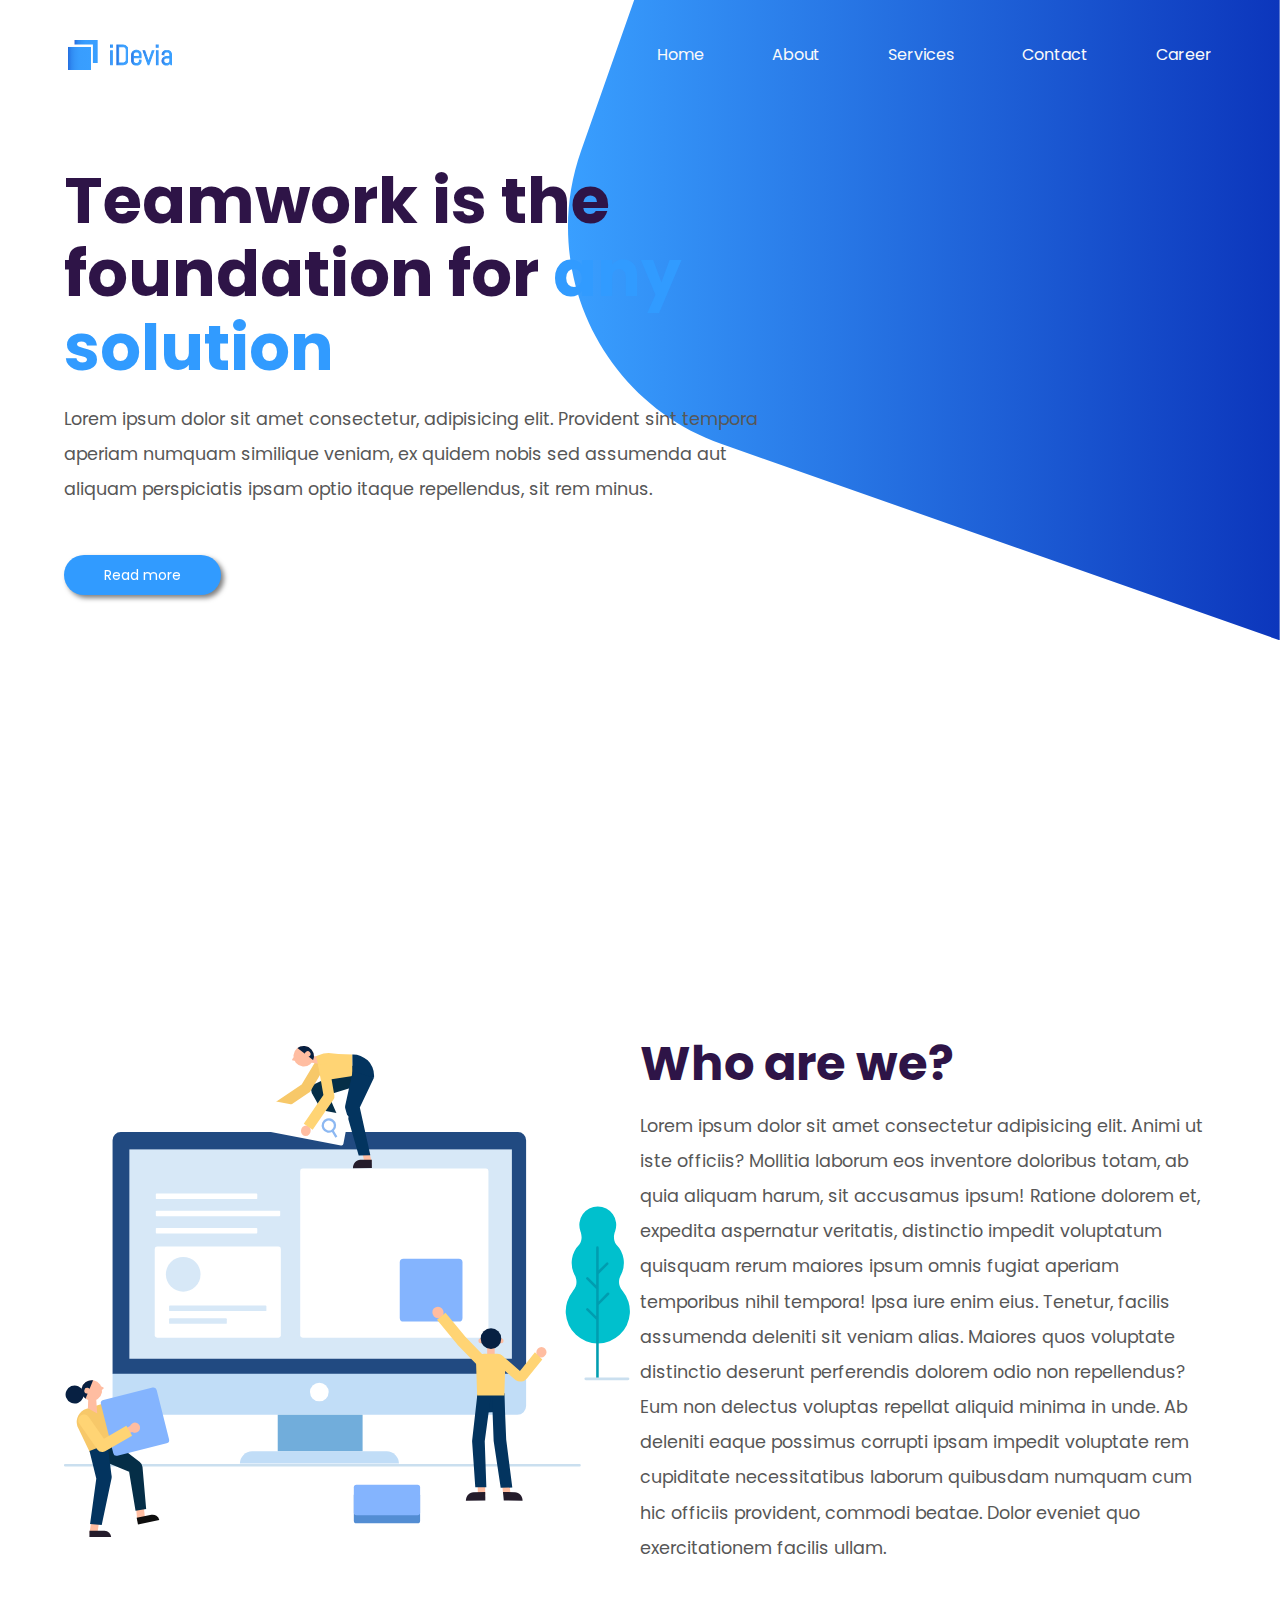
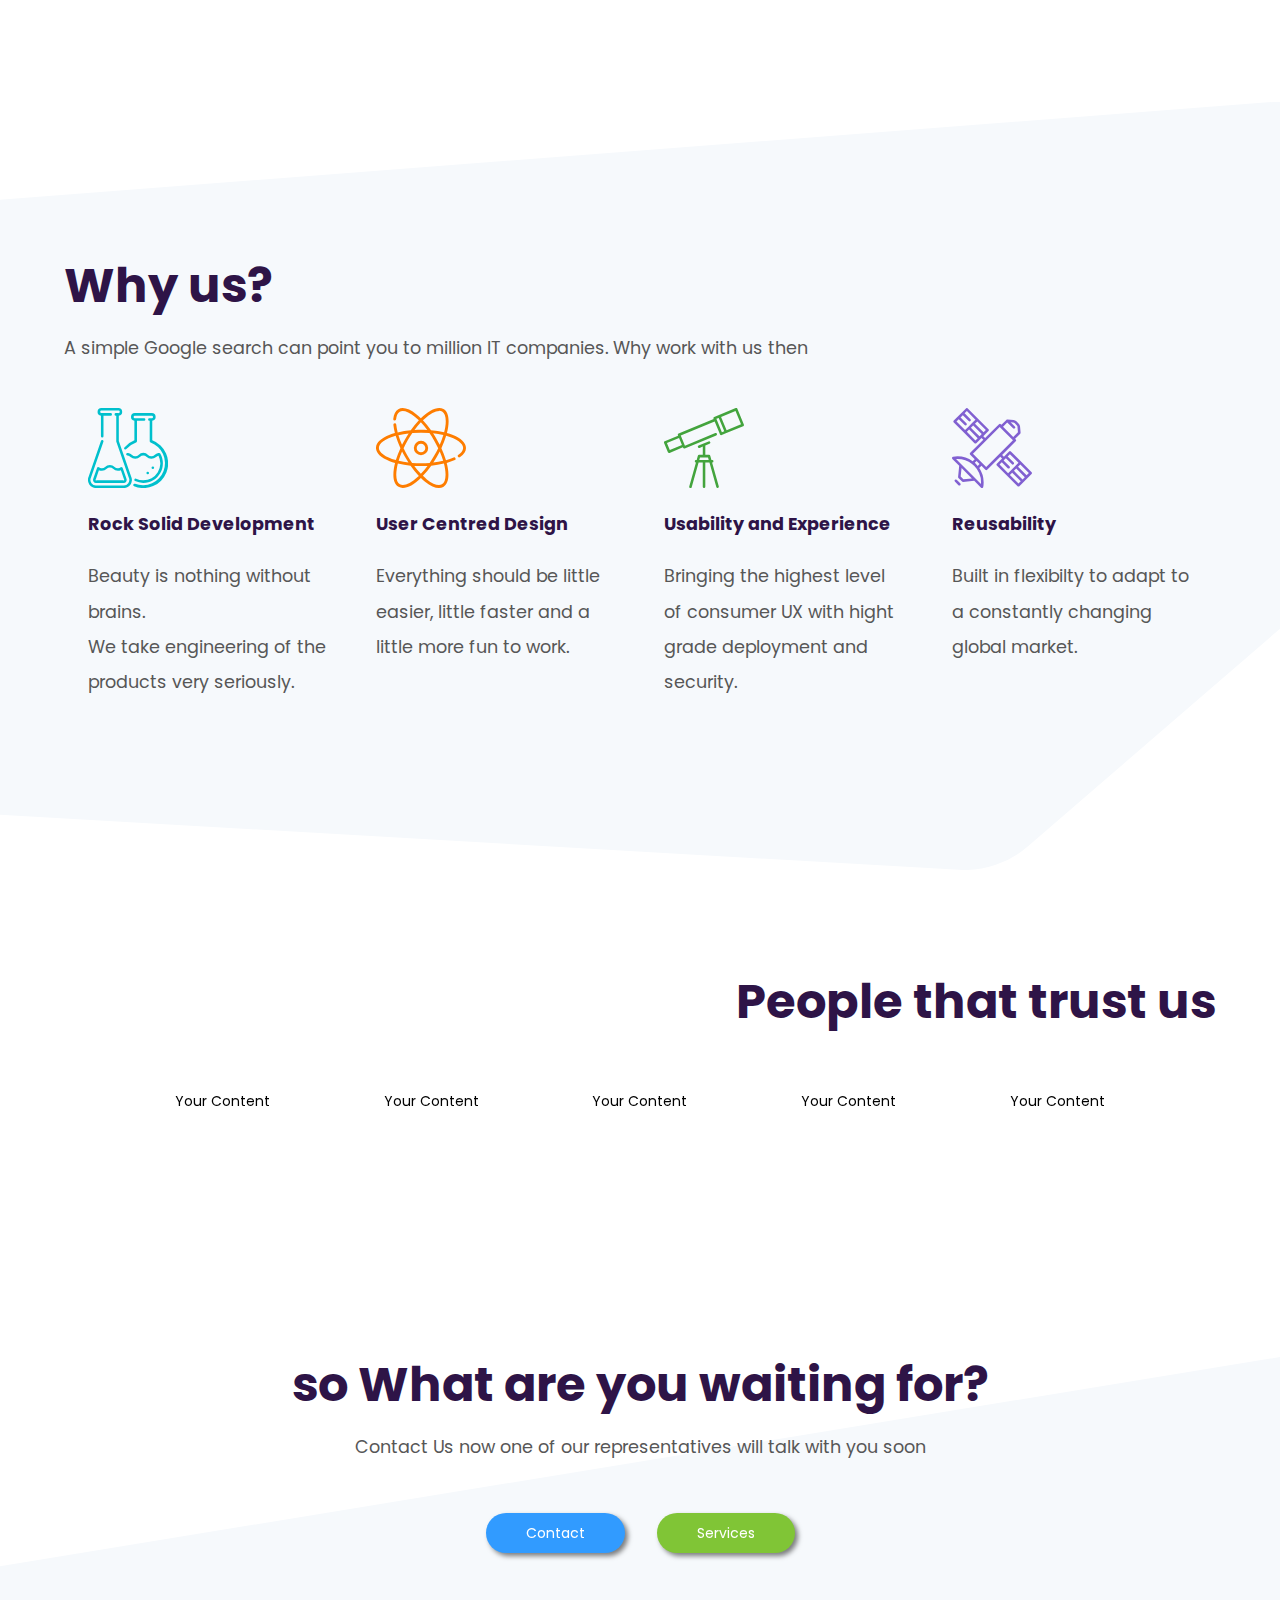
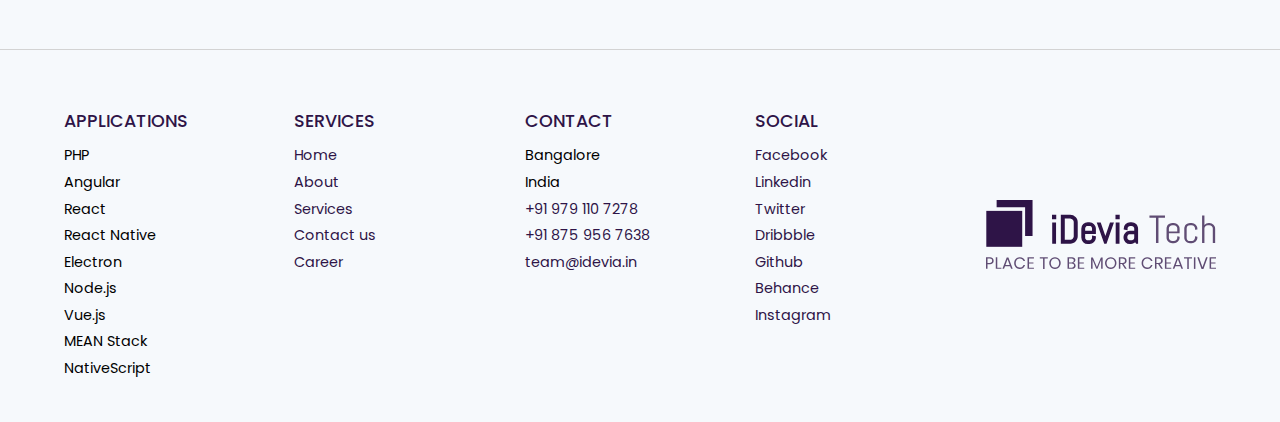
<file: index.html>
<!DOCTYPE html>
<html lang="en">

<head>
    <meta charset="UTF-8">
    <meta name="viewport" content="width=device-width, initial-scale=1.0">
    <meta http-equiv="X-UA-Compatible" content="ie=edge">
    <title>iDevia- Place to be more creative</title>
    <link rel="stylesheet" href="./assets/css/main.css">
    <link rel="stylesheet" href="./libs/owl-carousel/css/owl.carousel.min.css">
    <link rel="stylesheet" href="./libs/owl-carousel/css/owl.theme.default.css">
</head>

<body>
    <!--#hero-home-->
    <div id="hero-home">
        <!--.wrapper-->
        <div class="wrapper full-height">
            <!--#topNav-->
            <nav id="topNav">
                <img src="./assets/img/logo.svg" alt="iDevia" class="logo">
                <h1 class="hidden">iDevia</h1>

                <div class="flex-spacer"></div>
                <div class="nav-links">
                    <ul>
                        <div class="menu-header mob">Menu</div>
                        <li><a href="/">Home</a></li>
                        <li><a href="about">About</a></li>
                        <li><a href="/services">Services</a></li>
                        <li><a href="/contact">Contact</a></li>
                        <li><a href="/careers">Career</a></li>
                    </ul>
                </div><!--/.nav-links-->

                <div class="hamburger-menu" id="hamburger">
                    <div class="hamburger-inner">
                        <div class="hamburger-line"></div>
                        <div class="hamburger-line"></div>
                        <div class="hamburger-line"></div>
                    </div>
                </div>

            </nav><!--/#topNav-->

            <div class="backdrop"></div>

            <div class="columns full-height">
                <div class="column full-height">
                    <h2>Teamwork is the foundation for <span class="text-accent">any solution</span></h2>
                    <p class="mb-5">Lorem ipsum dolor sit amet consectetur, adipisicing elit. Provident sint tempora aperiam numquam similique veniam, ex quidem nobis sed assumenda aut aliquam perspiciatis ipsam optio itaque repellendus, sit rem minus.</p>
                    <a href="/about" class="btn btn-rounded btn-accent">Read more</a>
                </div>
                <!-- <div class="column-8 full-height">
                </div> -->
            </div>
        </div><!--/.wrapper-->
        <svg data-name="Layer 1" xmlns="http://www.w3.org/2000/svg" xmlns:xlink="http://www.w3.org/1999/xlink" viewBox="0 0 1034.16 930"><defs><style>.hero-bg{fill:url(#linear-gradient);}</style><linearGradient id="linear-gradient" x1="399.84" y1="526" x2="1434" y2="526" gradientUnits="userSpaceOnUse"><stop offset="0" stop-color="#fff"/><stop offset="0" stop-color="#9dcfff"/><stop offset="0" stop-color="#55adff"/><stop offset="0" stop-color="#399fff"/><stop offset="1" stop-color="#0c36bc"/></linearGradient></defs><path class="hero-bg" d="M1434,61H496L418.87,280.2c-61.23,174,30.21,364.74,204.24,426L1432.67,991H1434Z" transform="translate(-399.84 -61)"/></svg>
    </div><!--/#hero-home-->


    <!--#what-we-do-->
    <section id="who-are-we" class="section">

        <div class="wrapper">
            <div class="columns">
                <div class="column">
                    <div class="img-container">
                        <svg data-name="Layer 1" xmlns="http://www.w3.org/2000/svg" xmlns:xlink="http://www.w3.org/1999/xlink" viewBox="0 0 713.78 670.98"><defs><style>.cls-1{fill:#ffbda1;}.cls-2{fill:#c1ddf7;}.cls-3{fill:#71addb;}.cls-4{fill:#214a81;}.cls-5{fill:#d7e8f7;}.cls-6{fill:#fff;}.cls-7{fill:#00c0cd;}.cls-8{fill:#009db0;}.cls-9{fill:#cadfef;}.cls-10{fill:#84b4fe;}.cls-11{fill:#538dd3;}.cls-12{fill:#ffd474;}.cls-13{fill:#241c2b;}.cls-14{fill:#03345f;}.cls-15{fill:#072042;}.cls-16{fill:#ffb398;}.cls-17{fill:#0e0e0e;}.cls-18{fill:#052e47;}.cls-19{fill:#faaaab;}.cls-20{fill:#f7c869;}.cls-21{clip-path:url(#clip-path);}.cls-22{fill:#8cb8f2;}.cls-23{clip-path:url(#clip-path-2);}</style><clipPath id="clip-path" transform="translate(-603.02 -205.02)"><path class="cls-1" d="M890.26,287.8a12.73,12.73,0,1,0,1.65-17.93A12.73,12.73,0,0,0,890.26,287.8Z"/></clipPath><clipPath id="clip-path-2" transform="translate(-603.02 -205.02)"><path class="cls-1" d="M650.09,696.05a12.85,12.85,0,1,1-10.57-14.77A12.84,12.84,0,0,1,650.09,696.05Z"/></clipPath></defs><title>working people</title><path class="cls-2" d="M60.19,467.19H572.67a0,0,0,0,1,0,0V508A10.94,10.94,0,0,1,561.72,519H71.13A10.94,10.94,0,0,1,60.19,508V467.19A0,0,0,0,1,60.19,467.19Z"/><rect class="cls-3" x="264.86" y="518.96" width="105.17" height="45.31"/><path class="cls-4" d="M70.3,168.54H562.55a10.11,10.11,0,0,1,10.11,10.11V468a0,0,0,0,1,0,0H60.19a0,0,0,0,1,0,0V178.66A10.11,10.11,0,0,1,70.3,168.54Z"/><rect class="cls-5" x="81" y="190.09" width="474.04" height="259.44"/><path class="cls-6" d="M931,695.78a11.58,11.58,0,1,1-11.58-11.58A11.59,11.59,0,0,1,931,695.78Z" transform="translate(-603.02 -205.02)"/><rect class="cls-6" x="292.72" y="213.72" width="233.24" height="209.73" rx="3.07" ry="3.07"/><rect class="cls-6" x="112.46" y="310.34" width="156.27" height="113.1" rx="3.07" ry="3.07"/><path class="cls-7" d="M1233.44,570.79h-.07c7.68-8,4.07-16.87,2.68-19.57h0c-.27-.52-.46-.83-.46-.83h.07a32.23,32.23,0,0,1,6-37.42c5.37-7.12,1.31-16.57,1.31-16.57h0a22.85,22.85,0,1,1,43.06,0h0s-4.06,9.45,1.31,16.57a32.22,32.22,0,0,1,6,37.42h0l-.1.17c-.18.35-.36.71-.56,1.06-1.44,3-4.2,10.88,2.12,18.3l.58.69.17.19h0a39.78,39.78,0,1,1-62,0Z" transform="translate(-603.02 -205.02)"/><path class="cls-8" d="M1252.77,592.26l9.74,9.64V568l-12-11.84a1.58,1.58,0,1,1,2.23-2.25l9.74,9.64V516.86a1.58,1.58,0,0,1,3.16,0V545l9.48-9.42a1.58,1.58,0,0,1,2.22,2.24l-11.7,11.64v34l10.47-10.58a1.58,1.58,0,0,1,2.25,2.22L1265.67,588v90.25a1.58,1.58,0,0,1-3.16,0V606.34l-12-11.84a1.58,1.58,0,1,1,2.23-2.24Z" transform="translate(-603.02 -205.02)"/><path class="cls-9" d="M1301.89,681.23H1249.7a1.76,1.76,0,0,1,0-3.52h52.19a1.76,1.76,0,0,1,0,3.52Z" transform="translate(-603.02 -205.02)"/><rect class="cls-5" x="130.24" y="383.6" width="120.59" height="6.77" rx="1.04" ry="1.04"/><rect class="cls-5" x="130.24" y="399.49" width="71.51" height="6.77" rx="1.04" ry="1.04"/><circle class="cls-5" cx="147.73" cy="344.88" r="21.48"/><path class="cls-9" d="M1242,788H604.59a1.57,1.57,0,1,1,0-3.13H1242a1.57,1.57,0,0,1,0,3.13Z" transform="translate(-603.02 -205.02)"/><rect class="cls-10" x="416.09" y="325.69" width="77.73" height="77.73" rx="4.52" ry="4.52"/><rect class="cls-11" x="359.16" y="615.63" width="82.14" height="37.81" rx="3.24" ry="3.24"/><rect class="cls-10" x="359.16" y="605.56" width="82.14" height="37.81" rx="3.24" ry="3.24"/><path class="cls-1" d="M1066.48,590a7.26,7.26,0,0,1,7,7.29,6.91,6.91,0,0,1-7,7.07,7.25,7.25,0,0,1-7-7.29A6.91,6.91,0,0,1,1066.48,590Z" transform="translate(-603.02 -205.02)"/><path class="cls-1" d="M1199.13,641.78a5.94,5.94,0,0,0-8.78,0,6.93,6.93,0,0,0-.41,9.35,5.93,5.93,0,0,0,8.77,0A7,7,0,0,0,1199.13,641.78Z" transform="translate(-603.02 -205.02)"/><path class="cls-12" d="M1168.05,669.59l-22.64-19.5a5.18,5.18,0,0,0-7.74,2.41,7.45,7.45,0,0,0,2.61,9.06l22.64,19.5a10.33,10.33,0,0,0,13.82-2l19-23.69-9.12-8.87Z" transform="translate(-603.02 -205.02)"/><polygon class="cls-1" points="512.86 618.03 521.98 617.69 521.84 601.65 512.57 602.06 512.86 618.03"/><path class="cls-13" d="M1101.06,830.54l24.11-.28L1125,819.7l-14.54.15c-5.25.06-9.47,4.84-9.42,10.69Z" transform="translate(-603.02 -205.02)"/><polygon class="cls-1" points="553.42 618.03 544.3 617.69 542.39 601.65 551.66 602.06 553.42 618.03"/><path class="cls-13" d="M1171.27,830.54l-23.25-.28-1-10.56,14.88.15c5.25.06,9.47,4.84,9.42,10.69Z" transform="translate(-603.02 -205.02)"/><polygon class="cls-14" points="512.26 493.41 528.1 492.82 529.74 492.76 545.58 492.17 545.77 515.34 513.46 516.54 512.26 493.41"/><path class="cls-14" d="M1144.18,814.33l14.39-.1L1151,754.57l-2.39-57.38-15.28,2.5,2.07,55.42a9.07,9.07,0,0,0,.16,1.88Z" transform="translate(-603.02 -205.02)"/><path class="cls-14" d="M1112.71,813.65l13.7.11-2-56.82,7.66-56.79-16.77-1.72L1108.81,756a8.88,8.88,0,0,0,0,1.71Z" transform="translate(-603.02 -205.02)"/><rect class="cls-1" x="524.39" y="434.81" width="9.33" height="12.52"/><path class="cls-1" d="M1122.79,632.3a3.1,3.1,0,1,1-3.1-3.1A3.1,3.1,0,0,1,1122.79,632.3Z" transform="translate(-603.02 -205.02)"/><path class="cls-1" d="M1147.7,632.3a3.1,3.1,0,1,1-3.1-3.1A3.1,3.1,0,0,1,1147.7,632.3Z" transform="translate(-603.02 -205.02)"/><path class="cls-15" d="M1144.88,629.63a12.74,12.74,0,1,1-12.74-12.74A12.75,12.75,0,0,1,1144.88,629.63Z" transform="translate(-603.02 -205.02)"/><path class="cls-12" d="M1148.63,700H1115l-1.29-39.56c0-6.64,4.12-12,10.34-12h15.55c6.22,0,10.35,5.37,10.35,12Z" transform="translate(-603.02 -205.02)"/><path class="cls-12" d="M1115.62,662.93l-25.26-26.19a4.4,4.4,0,0,1-.35-.39l-24.79-30,10.58-8.75,24.62,29.77,25.08,26Z" transform="translate(-603.02 -205.02)"/><polygon class="cls-1" points="372.51 206.04 381.39 205.71 377.56 190.09 368.54 190.49 372.51 206.04"/><path class="cls-13" d="M961.1,418.35l23.47-.27-.14-10.28-14.15.15c-5.12.05-9.23,4.71-9.18,10.4Z" transform="translate(-603.02 -205.02)"/><polygon class="cls-16" points="331.01 159.34 339.89 159.01 334.94 145.55 325.91 145.95 331.01 159.34"/><path class="cls-17" d="M920.26,373.81l23.47-.27-.14-10.29-14.15.15c-5.12.06-9.23,4.72-9.18,10.41Z" transform="translate(-603.02 -205.02)"/><path class="cls-18" d="M981,311.81,921.8,330.28l5-11.94,17,39.22-15.17.9-18.55-33.11a8.7,8.7,0,0,1,4.11-11.49l.93-.44L971,286.53Z" transform="translate(-603.02 -205.02)"/><path class="cls-19" d="M869.41,340a5.78,5.78,0,0,0-8.55,0,6.76,6.76,0,0,0-.4,9.11,5.79,5.79,0,0,0,8.55,0A6.75,6.75,0,0,0,869.41,340Z" transform="translate(-603.02 -205.02)"/><path class="cls-20" d="M873.29,347.29l-7.5-11.1,31.77-21.44,21-35,11.48,6.89-21.77,36.28a6.69,6.69,0,0,1-2,2.11Z" transform="translate(-603.02 -205.02)"/><polygon class="cls-1" points="307.6 74.71 314.87 74.81 317.24 84.37 303.53 82.15 307.6 74.71"/><path class="cls-1" d="M886,283.08l2.08-2.43,3.21,2.73L889,285.25l-2.24-.21A1.2,1.2,0,0,1,886,283.08Z" transform="translate(-603.02 -205.02)"/><path class="cls-1" d="M890.26,287.8a12.73,12.73,0,1,0,1.65-17.93A12.73,12.73,0,0,0,890.26,287.8Z" transform="translate(-603.02 -205.02)"/><g class="cls-21"><polygon class="cls-15" points="286.04 62.09 312.84 82.64 308.49 60.77 286.04 62.09"/></g><path class="cls-1" d="M902.23,279.29a3.56,3.56,0,1,0,.46-5A3.57,3.57,0,0,0,902.23,279.29Z" transform="translate(-603.02 -205.02)"/><path class="cls-12" d="M960.37,277.57l.26,26.69-38,5.92-7.26-30.38,3.1-1.36a31.39,31.39,0,0,1,18.47-2.1l6,.52Z" transform="translate(-603.02 -205.02)"/><path class="cls-14" d="M960.63,304.26l26.64,1.8v-2.59a25.85,25.85,0,0,0-26.9-25.9h0Z" transform="translate(-603.02 -205.02)"/><path class="cls-14" d="M987.27,306.06l-18.55,39.11.2-5.06,13.71,62.34-14.39.17-16.65-58.13a7.47,7.47,0,0,1-.12-3.6l.33-1.47,9-40.89Z" transform="translate(-603.02 -205.02)"/><rect class="cls-6" x="752.1" y="333.72" width="202.07" height="38.45" rx="2.62" ry="2.62" transform="translate(-521.47 -359.1) rotate(10.83)"/><path class="cls-22" d="M941.78,379.05l-4.33-7a9,9,0,1,0-7.9,2.32,8.86,8.86,0,0,0,5.52-.7l4.26,6.88Zm-4.49-12.37a6.15,6.15,0,1,1-4.89-7.2A6.17,6.17,0,0,1,937.29,366.68Z" transform="translate(-603.02 -205.02)"/><path class="cls-1" d="M907.19,367.47a5.77,5.77,0,0,0-8.54,0,6.76,6.76,0,0,0-.4,9.11,5.77,5.77,0,0,0,8.54,0A6.75,6.75,0,0,0,907.19,367.47Z" transform="translate(-603.02 -205.02)"/><path class="cls-12" d="M911.15,370.87l-11-7.57,24.34-35.49L918,290.66l13.2-2.27,6.86,39.83a6.65,6.65,0,0,1-1.08,4.92Z" transform="translate(-603.02 -205.02)"/><path class="cls-2" d="M1018.05,784.46H821a15.17,15.17,0,0,1,15.17-15.17h166.74a15.17,15.17,0,0,1,15.17,15.17Z" transform="translate(-603.02 -205.02)"/><path class="cls-1" d="M693.88,855.7c0-.74-1.72-19-1.72-19l9.47-1.9,1.84,19Z" transform="translate(-603.02 -205.02)"/><path class="cls-17" d="M721.11,854.39,694.7,859.8l-1.62-8.12L711.31,848a8.29,8.29,0,0,1,9.8,6.44Z" transform="translate(-603.02 -205.02)"/><path class="cls-18" d="M658.61,753.07l37.15,28.5,1.18.9a8.73,8.73,0,0,1,3.36,6.16l4.54,52.24-13.18,2-8.83-53.68,4.54,7.05-44-18.39Z" transform="translate(-603.02 -205.02)"/><path class="cls-20" d="M634.86,770.14l32-11.4a5.07,5.07,0,0,0,3.34-6.34l-13.59-43.88-25.58,7.92a17.4,17.4,0,0,0-11.47,21.77Z" transform="translate(-603.02 -205.02)"/><rect class="cls-10" x="655.34" y="696.9" width="71.23" height="71.23" rx="4.15" ry="4.15" transform="translate(-760.82 -14.37) rotate(-14.12)"/><path class="cls-1" d="M634.62,870.87c.17-.72,2.77-18.72,2.77-18.72l9.63.7-2.65,18.74Z" transform="translate(-603.02 -205.02)"/><path class="cls-13" d="M661.51,876l-27-.07.06-8.27,18.61.05a8.27,8.27,0,0,1,8.28,8.29Z" transform="translate(-603.02 -205.02)"/><path class="cls-14" d="M657,760.27l4.72,37.55.33,1.92a7.1,7.1,0,0,1-.07,2.76l-12.22,58-14.41-1.05,8-58.82.26,4.68-9-36.52Z" transform="translate(-603.02 -205.02)"/><path class="cls-1" d="M697.12,741.49a6.33,6.33,0,1,1-4.71-7.62A6.34,6.34,0,0,1,697.12,741.49Z" transform="translate(-603.02 -205.02)"/><polygon class="cls-1" points="84.18 531.6 71.48 538.54 75.48 544.4 90.37 537.51 84.18 531.6"/><path class="cls-1" d="M651.4,689.77l-3-1.06-1.4,4,2.91.49,1.84-1.32A1.21,1.21,0,0,0,651.4,689.77Z" transform="translate(-603.02 -205.02)"/><path class="cls-1" d="M650.09,696.05a12.85,12.85,0,1,1-10.57-14.77A12.84,12.84,0,0,1,650.09,696.05Z" transform="translate(-603.02 -205.02)"/><g class="cls-23"><polygon class="cls-15" points="37.56 472.41 24.7 503.95 17.34 482.69 37.56 472.41"/></g><path class="cls-1" d="M635.33,694.74a3.6,3.6,0,1,1-3-4.14A3.61,3.61,0,0,1,635.33,694.74Z" transform="translate(-603.02 -205.02)"/><path class="cls-15" d="M626.54,703.32a11.24,11.24,0,1,1-5.86-14.78A11.23,11.23,0,0,1,626.54,703.32Z" transform="translate(-603.02 -205.02)"/><path class="cls-1" d="M643,704.69c0,.74,1.27,17.78,1.27,17.78l-11.65-6.62L633,705Z" transform="translate(-603.02 -205.02)"/><path class="cls-12" d="M650.64,770.17a7.15,7.15,0,0,1-6.1-3l-22.65-32.34a7.14,7.14,0,0,1,1.76-10h0a7.14,7.14,0,0,1,10,1.75l18.89,27,27.73-16,7.14,12.4L654,769.22A7.08,7.08,0,0,1,650.64,770.17Z" transform="translate(-603.02 -205.02)"/><rect class="cls-6" x="113.78" y="244.82" width="125.73" height="6.77" rx="1.04" ry="1.04"/><rect class="cls-6" x="113.78" y="287.43" width="125.73" height="6.77" rx="1.04" ry="1.04"/><rect class="cls-6" x="113.78" y="266.03" width="154.11" height="6.77" rx="1.04" ry="1.04"/><path class="cls-6" d="M1055.71,228.89H976.25S982.07,205,1002.62,205a30.08,30.08,0,0,1,26.21,14.62c6-2.35,18.94-5.2,26.88,9.25" transform="translate(-603.02 -205.02)"/><path class="cls-6" d="M1171.7,305a21.34,21.34,0,0,1,10.74,2.9,34.47,34.47,0,0,1,59-2.07,27,27,0,0,1,25.79-19.68c13.83,0,25.21,10.69,26.74,24.44a21.3,21.3,0,0,1,3.41-.3,21.85,21.85,0,0,1,19.41,12H1150.36A22.05,22.05,0,0,1,1171.7,305Z" transform="translate(-603.02 -205.02)"/></svg>
                    </div>
                </div>
                <div class="column">
                    <h2 class="heading">Who are we?</h2>
                    <p class="mh-400">Lorem ipsum dolor sit amet consectetur adipisicing elit. Animi ut iste officiis? Mollitia laborum eos inventore doloribus totam, ab quia aliquam harum, sit accusamus ipsum! Ratione dolorem et, expedita aspernatur veritatis, distinctio impedit voluptatum quisquam rerum maiores ipsum omnis fugiat aperiam temporibus nihil tempora! Ipsa iure enim eius. Tenetur, facilis assumenda deleniti sit veniam alias. Maiores quos voluptate distinctio deserunt perferendis dolorem odio non repellendus? Eum non delectus voluptas repellat aliquid minima in unde. Ab deleniti eaque possimus corrupti ipsam impedit voluptate rem cupiditate necessitatibus laborum quibusdam numquam cum hic officiis provident, commodi beatae. Dolor eveniet quo exercitationem facilis ullam.</p>
                </div>
            </div>
        </div><!--/.wrapper-->

    </section><!--/#what-we-do-->


    <!--#why-us-->
    <section id="why-us" class="section">
        <svg data-name="Layer 1" xmlns="http://www.w3.org/2000/svg" viewBox="0 0 1920 891.97">
            <path fill="#f6f9fc" d="M1920,94.16a114.2,114.2,0,0,0-14.19.2L0,240.92V896.85l1547,89a112.74,112.74,0,0,0,80.21-27.32L1920,705.63Z"
                transform="translate(0 -94.03)" />
        </svg>
        <div class="wrapper">
            <h2 class="heading">Why us?</h2>
            <p>A simple Google search can point you to million IT companies. Why work with us then</p>
        </div>

        <div class="wrapper">
            <div class="columns">
                <div class="column">
                    <div class="service">
                        <img src="./assets/img/home/icon1.svg" alt="flusk">
                        <p class="hightlight">Rock Solid Development</p>
                        <p>Beauty is nothing without brains. <br> We take engineering of the products very seriously.</p>
                    </div>
                </div>
                <div class="column">
                    <div class="service">
                        <img src="./assets/img/home/icon2.svg" alt="orbit">
                        <p class="hightlight">User Centred Design</p>
                        <p>Everything should be little easier, little faster and a little more fun to work.</p>
                    </div>
                </div>
                <div class="column">
                    <div class="service">
                        <img src="./assets/img/home/icon3.svg" alt="telescope">
                        <p class="hightlight">Usability and Experience</p>
                        <p>Bringing the highest level of consumer UX with hight grade deployment and security.</p>
                    </div>
                </div>
                <div class="column">
                    <div class="service">
                        <img src="./assets/img/home/icon4.svg" alt="satelite">
                        <p class="hightlight">Reusability</p>
                        <p>Built in flexibilty to adapt to a constantly changing global market.</p>
                    </div>
                </div>
            </div>
        </div>
    </section><!--/#why-us-->

    <section id="clients" class="section">
        <div class="wrapper">
            <h2 class="heading text-right">People that trust us</h2>
        </div>

        <div class="carousel-wrapper">
            <div class="owl-carousel">
                <div> Your Content </div>
                <div> Your Content </div>
                <div> Your Content </div>
                <div> Your Content </div>
                <div> Your Content </div>
                <div> Your Content </div>
                <div> Your Content </div>
            </div>
        </div>
    </section>

    <!--#more-->
    <section id="more" class="section position-relative">
        <div class="wrapper">
            <h2 class="heading text-center">so What are you waiting for?</h2>
            <p class="text-center">Contact Us now one of our representatives will talk with you soon</p>
        </div>

        <div class="wrapper display-flex justify-content-center mt-5">
            <a href="#" class="btn btn-accent mr-3">Contact</a>
            <a href="#" class="btn btn-success">Services</a>
        </div>
        <svg data-name="Layer 1" xmlns="http://www.w3.org/2000/svg" viewBox="0 0 1920 438">
            <polygon fill="#f6f9fc" points="1920 0 0 313.71 0 438 1920 438 1920 0" />
        </svg>
    </section><!--/#more-->

    <footer id="footer">
        <div class="wrapper">
            <div class="columns">
                <div class="column">
                    <h5 class="footer-heading">Applications</h5>
                    <ul class="list-unstyled">
                        <li>PHP</li>
                        <li>Angular</li>
                        <li>React</li>
                        <li>React Native</li>
                        <li>Electron</li>
                        <li>Node.js</li>
                        <li>Vue.js</li>
                        <li>MEAN Stack</li>
                        <li>NativeScript</li>
                    </ul>
                </div>

                <div class="column">
                    <h5 class="footer-heading">Services</h5>
                    <ul class="list-unstyled">
                        <li><a href="/">Home</a></li>
                        <li><a href="/about">About</a></li>
                        <li><a href="/services">Services</a></li>
                        <li><a href="/contact">Contact us</a></li>
                        <li><a href="/career">Career</a></li>
                    </ul>
                </div>

                <div class="column">
                    <h5 class="footer-heading">Contact</h5>
                    <ul class="list-unstyled">
                        <li>Bangalore</li>
                        <li>India</li>
                        <li><a href="tel:919791107278">+91 979 110 7278</a></li>
                        <li><a href="tel:875957638">+91 875 956 7638</a></li>
                        <li><a href="mailto:team@idevia.in">team@idevia.in</a></li>
                    </ul>
                </div>
                <div class="column">
                    <h5 class="footer-heading">Social</h5>
                    <ul class="list-unstyled">
                        <li><a href="#">Facebook</a></li>
                        <li><a href="#">Linkedin</a></li>
                        <li><a href="#">Twitter</a></li>
                        <li><a href="#">Dribbble</a></li>
                        <li><a href="#">Github</a></li>
                        <li><a href="#">Behance</a></li>
                        <li><a href="#">Instagram</a></li>
                    </ul>
                </div>
                <div class="column align-self-center">
                    <img src="./assets/img/logobot.svg" alt="iDevia logo" class="bottom-logo">
                </div>
            </div>
        </div>
    </footer>


    <!-- <script src="./libs/iquery.js"></script> -->
    <script src="https://ajax.googleapis.com/ajax/libs/jquery/3.3.1/jquery.min.js"></script>
    <script src="./libs/owl-carousel/js/owl.carousel.min.js"></script>
    <script src="./assets/js/app.js"></script>
    <script>
        $(document).ready(function () {
            $(".owl-carousel").owlCarousel({
                autoplay: true,
                loop: true,
                margin: 10,
                responsiveClass: true,
                responsive: {
                    0: {
                        items: 1,
                    },
                    320: {
                        items: 1
                    },
                    480: {
                        items: 2
                    },
                    552: {
                        items: 4
                    },
                    768: {
                        items: 5,
                        margin: 20
                    },
                    // 1000: {
                    //   items: 4,
                    //   margin: 20
                    // }
                }
            });
        });
    </script>
</body>

</html>
</file>
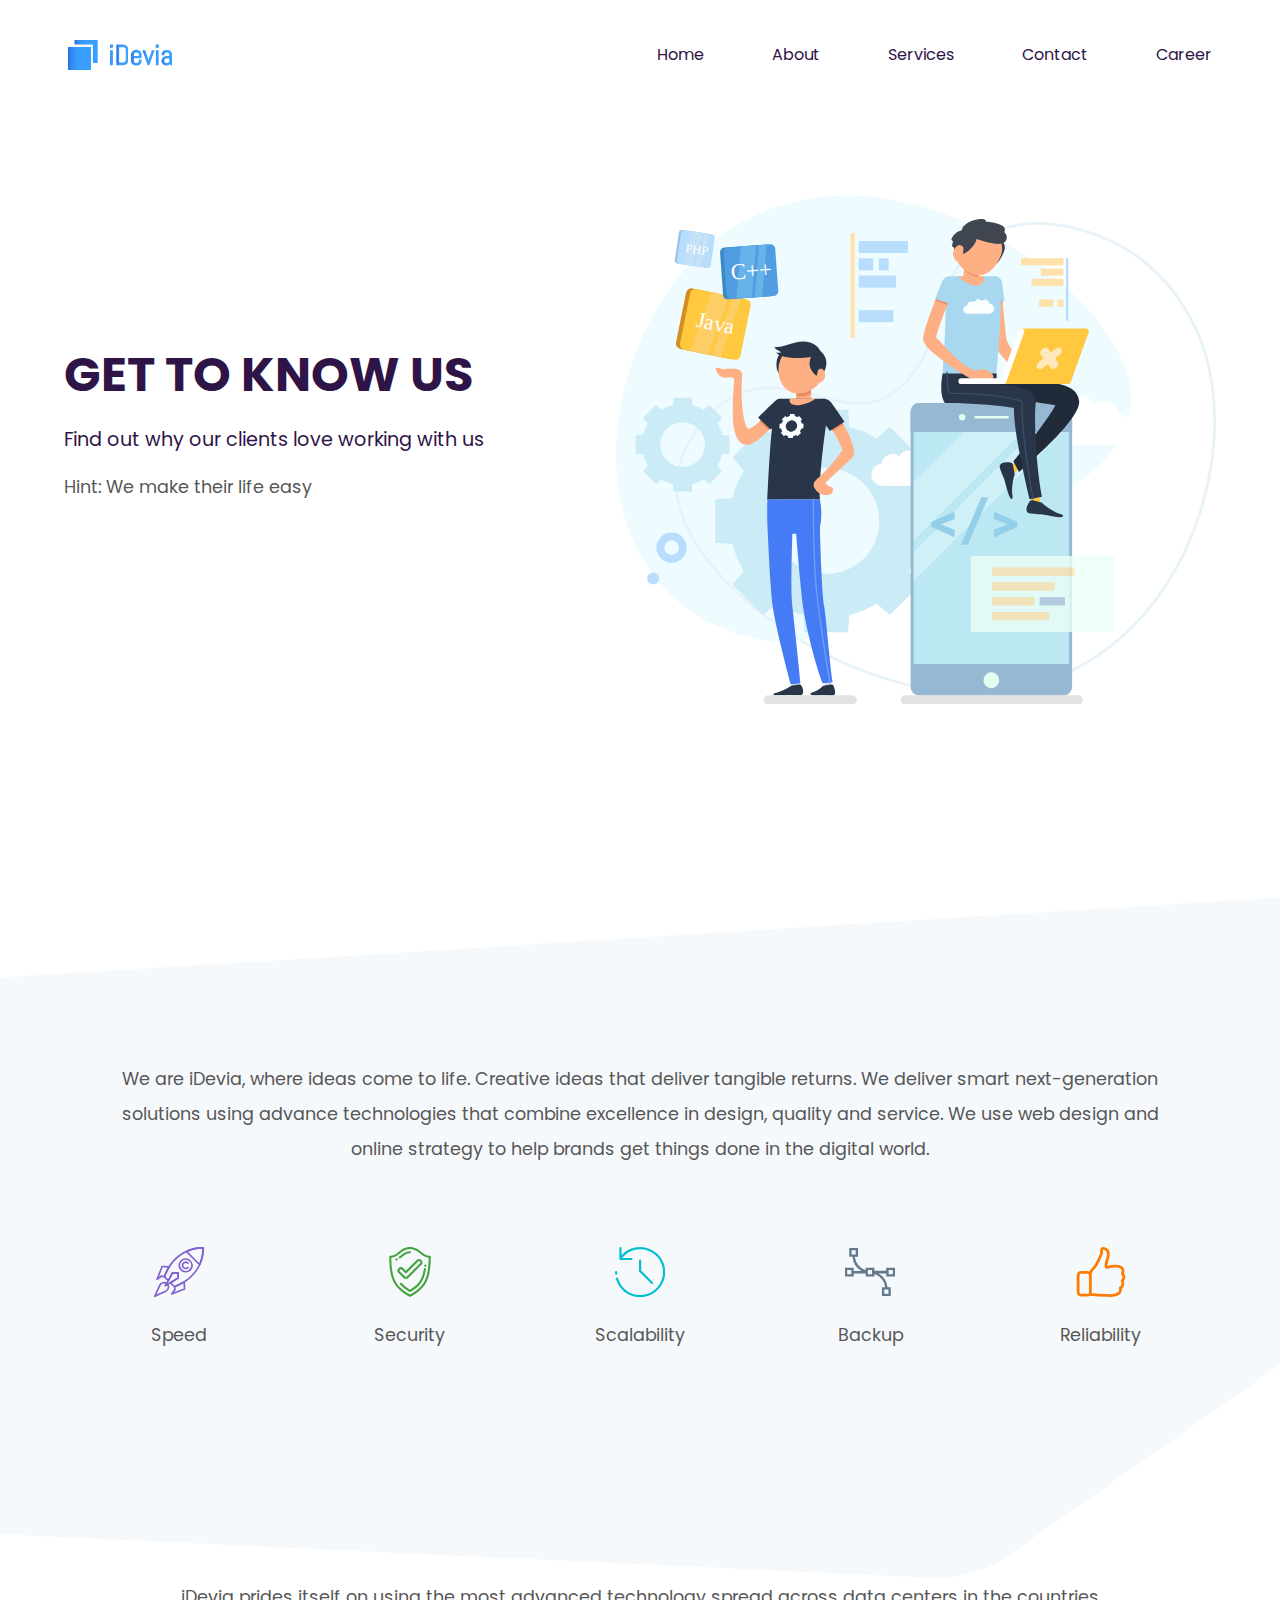
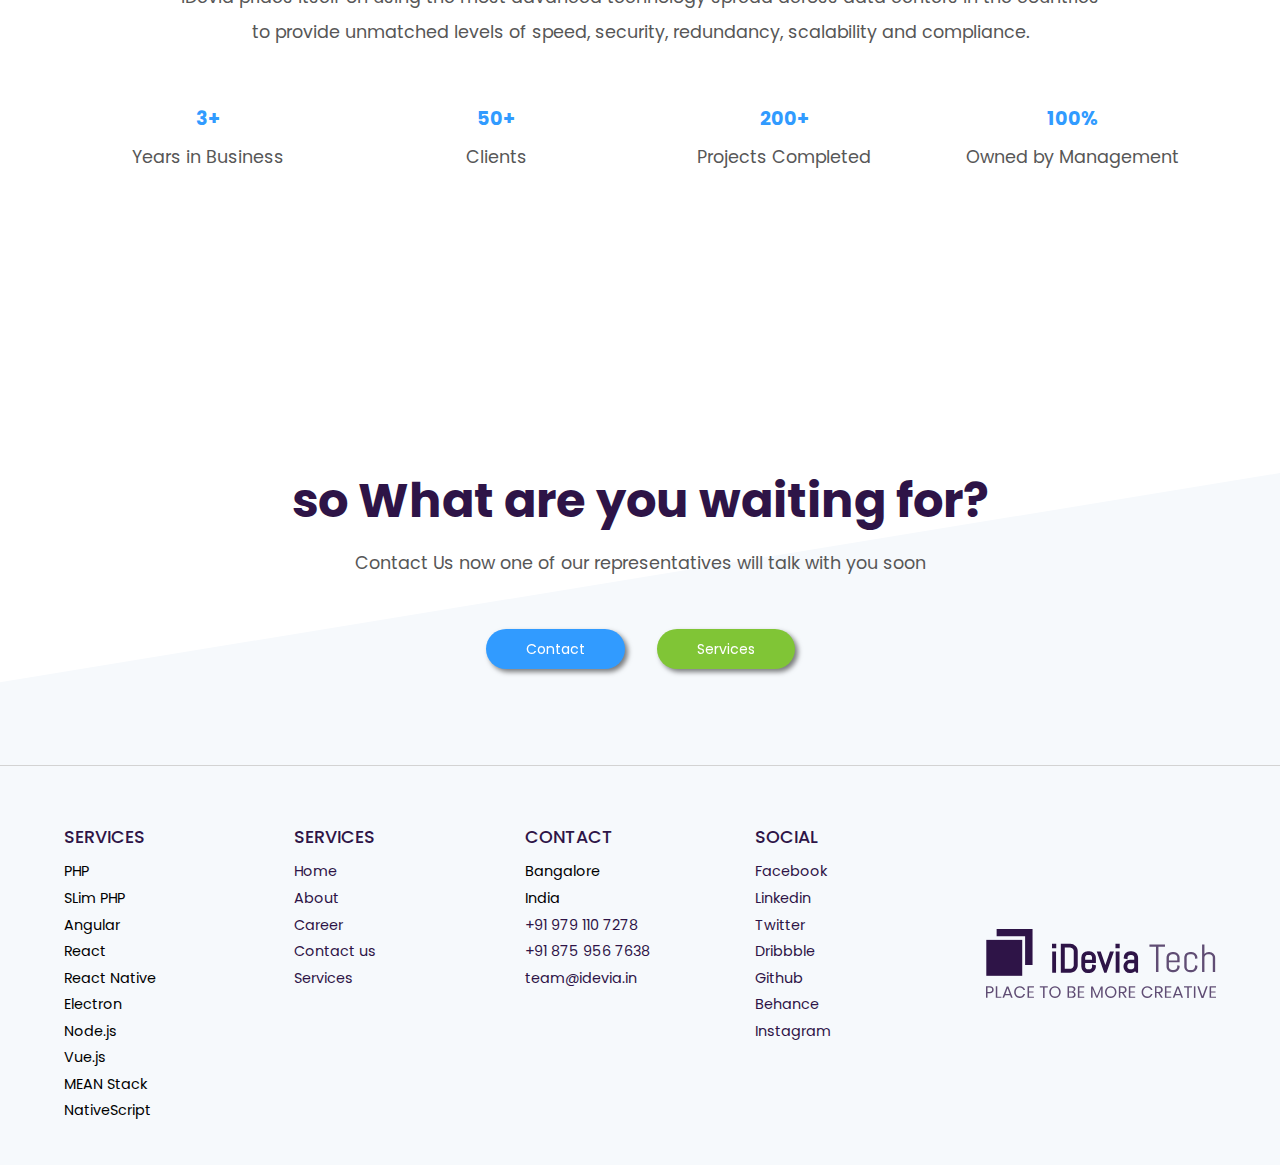
<file: about.html>
<!DOCTYPE html>
<html lang="en">

<head>
  <meta charset="UTF-8">
  <meta name="viewport" content="width=device-width, initial-scale=1.0">
  <meta http-equiv="X-UA-Compatible" content="ie=edge">
  <title>iDevia- Place to be more creative</title>
  <link rel="stylesheet" href="./assets/css/main.css">
</head>

<body>
  <!--#about-hero-->
  <div id="hero" class="mb-5 about-page">
    <!--.wrapper-->
    <div class="wrapper full-height">
      <!--#topNav-->
      <nav id="topNav">
        <img src="./assets/img/logo.svg" alt="iDevia" class="logo">
        <h1 class="hidden">iDevia</h1>

        <div class="nav-toggle"></div>
        <div class="flex-spacer"></div>
        <div class="nav-links">
          <ul>
            <li><a href="#">Home</a></li>
            <li><a href="#">About</a></li>
            <li><a href="#">Services</a></li>
            <li><a href="#">Contact</a></li>
            <li><a href="#">Career</a></li>
          </ul>
        </div>
        <!--/.nav-links-->
      </nav>
      <!--/#topNav-->

      <div class="content">
        <div class="text-content">
          <h2 class="heading">GET TO KNOW US</h2>
          <p class="lead">Find out why our clients love working with us</p>
          <p>Hint: We make their life easy</p>
        </div>
      </div>
    </div>
    <!--/.wrapper-->
    <img class="hero-img" src="./assets/img/about/aboutvector.svg" alt="working people">
  </div>
  <!--/#hero---->

  <!--#about-info-->
  <section class="section mt-5" id="about-info">
    <div class="wrapper">
      <p class="text-center mb-5rem">We are iDevia, where ideas come to life. Creative ideas that deliver tangible returns. We
        deliver smart next-generation solutions using advance technologies that combine excellence in design, quality and service. We use
        web
        design and online strategy to help brands get things done in the digital world.</p>

        <div class="columns">
          <div class="column">
            <div class="service">
              <img src="./assets/img/about/abouticons-01.svg" alt="rocket">
              <p class="text-primary">Speed</p>
            </div>
          </div>
          <div class="column">
            <div class="service">
              <img src="./assets/img/about/abouticons-02.svg" alt="rocket">
              <p class="text-primary">Security</p>
            </div>
          </div>
          <div class="column">
            <div class="service">
              <img src="./assets/img/about/abouticons-03.svg" alt="rocket">
              <p class="text-primary">Scalability</p>
            </div>
          </div>
          <div class="column">
            <div class="service">
              <img src="./assets/img/about/abouticons-04.svg" alt="rocket">
              <p class="text-primary">Backup</p>
            </div>
          </div>
          <div class="column">
            <div class="service">
              <img src="./assets/img/about/abouticons-05.svg" alt="rocket">
              <p class="text-primary">Reliability</p>
            </div>
          </div>
        </div>
    </div>
    <svg data-name="Layer 1" xmlns="http://www.w3.org/2000/svg" viewBox="0 0 1920 725.97"><path fill="#f6f9fc" d="M1920,177.14a137.44,137.44,0,0,0-14.19.16L0,296.59V830.44l1547,72.41c29.22,1.37,58-6.6,80.21-22.24L1920,674.8Z" transform="translate(0 -177.03)"/></svg>
  </section><!--/#about-info-->

  <section class="section mb-5" id="about-desc">
    <div class="wrapper">
      <p class="text-center">iDevia prides itself on using the most advanced technology spread across data centers in the countries <br>
        to provide unmatched levels of speed, security, redundancy, scalability and compliance.
      </p>

      <div class="columns text-center mt-5">
        <div class="column">
          <p class="lead text-accent">3+</p>
          <p>Years in Business</p>
        </div>

        <div class="column">
          <p class="lead text-accent">50+</p>
          <p>Clients</p>
        </div>

        <div class="column">
          <p class="lead text-accent">200+</p>
          <p>Projects Completed</p>
        </div>

        <div class="column">
          <p class="lead text-accent">100%</p>
          <p>Owned by Management</p>
        </div>

      </div>
    </div>
  </section>

  <!--#more-->
  <section id="more" class="section position-relative">
    <div class="wrapper">
      <h2 class="heading text-center">so What are you waiting for?</h2>
      <p class="text-center">Contact Us now one of our representatives will talk with you soon</p>
    </div>

    <div class="wrapper display-flex justify-content-center mt-5">
      <a href="#" class="btn btn-accent mr-3">Contact</a>
      <a href="#" class="btn btn-success">Services</a>
    </div>
    <svg data-name="Layer 1" xmlns="http://www.w3.org/2000/svg" viewBox="0 0 1920 438">
      <polygon fill="#f6f9fc" points="1920 0 0 313.71 0 438 1920 438 1920 0" />
    </svg>
  </section>
  <!--/#more-->

  <footer id="footer">
    <div class="wrapper">
      <div class="columns">
        <div class="column">
          <h5 class="footer-heading">Services</h5>
          <ul class="list-unstyled">
            <li>PHP</li>
            <li>SLim PHP</li>
            <li>Angular</li>
            <li>React</li>
            <li>React Native</li>
            <li>Electron</li>
            <li>Node.js</li>
            <li>Vue.js</li>
            <li>MEAN Stack</li>
            <li>NativeScript</li>
          </ul>
        </div>

        <div class="column">
          <h5 class="footer-heading">Services</h5>
          <ul class="list-unstyled">
            <li><a href="#">Home</a></li>
            <li><a href="#">About</a></li>
            <li><a href="#">Career</a></li>
            <li><a href="#">Contact us</a></li>
            <li><a href="#">Services</a></li>
          </ul>
        </div>

        <div class="column">
          <h5 class="footer-heading">Contact</h5>
          <ul class="list-unstyled">
            <li>Bangalore</li>
            <li>India</li>
            <li><a href="tel:919791107278">+91 979 110 7278</a></li>
            <li><a href="tel:875957638">+91 875 956 7638</a></li>
            <li><a href="mailto:team@idevia.in">team@idevia.in</a></li>
          </ul>
        </div>
        <div class="column">
          <h5 class="footer-heading">Social</h5>
          <ul class="list-unstyled">
            <li><a href="#">Facebook</a></li>
            <li><a href="#">Linkedin</a></li>
            <li><a href="#">Twitter</a></li>
            <li><a href="#">Dribbble</a></li>
            <li><a href="#">Github</a></li>
            <li><a href="#">Behance</a></li>
            <li><a href="#">Instagram</a></li>
          </ul>
        </div>
        <div class="column align-self-center">
          <img src="./assets/img/logobot.svg" alt="iDevia logo" class="bottom-logo">
        </div>
      </div>
    </div>
  </footer>


  <script src="./libs/iquery.js"></script>
  <script src="./assets/js/app.js"></script>
</body>

</html>
</file>
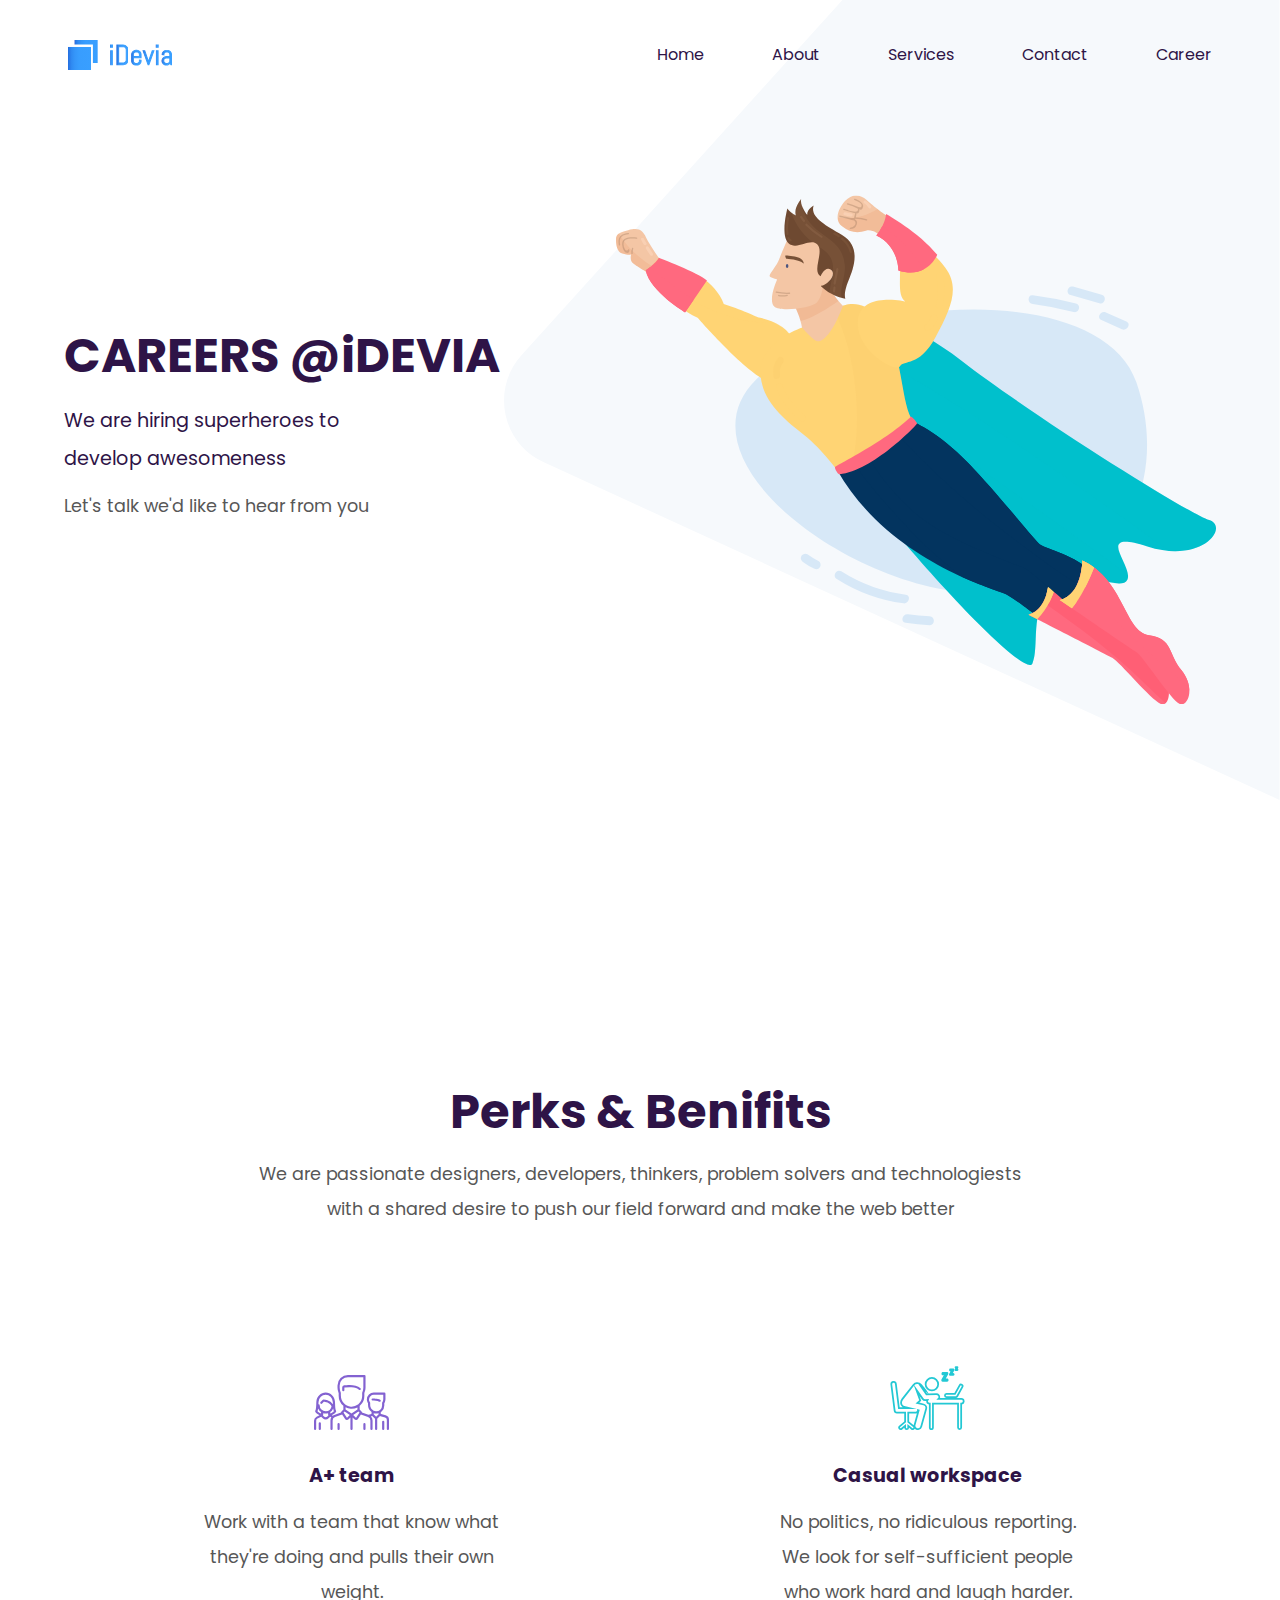
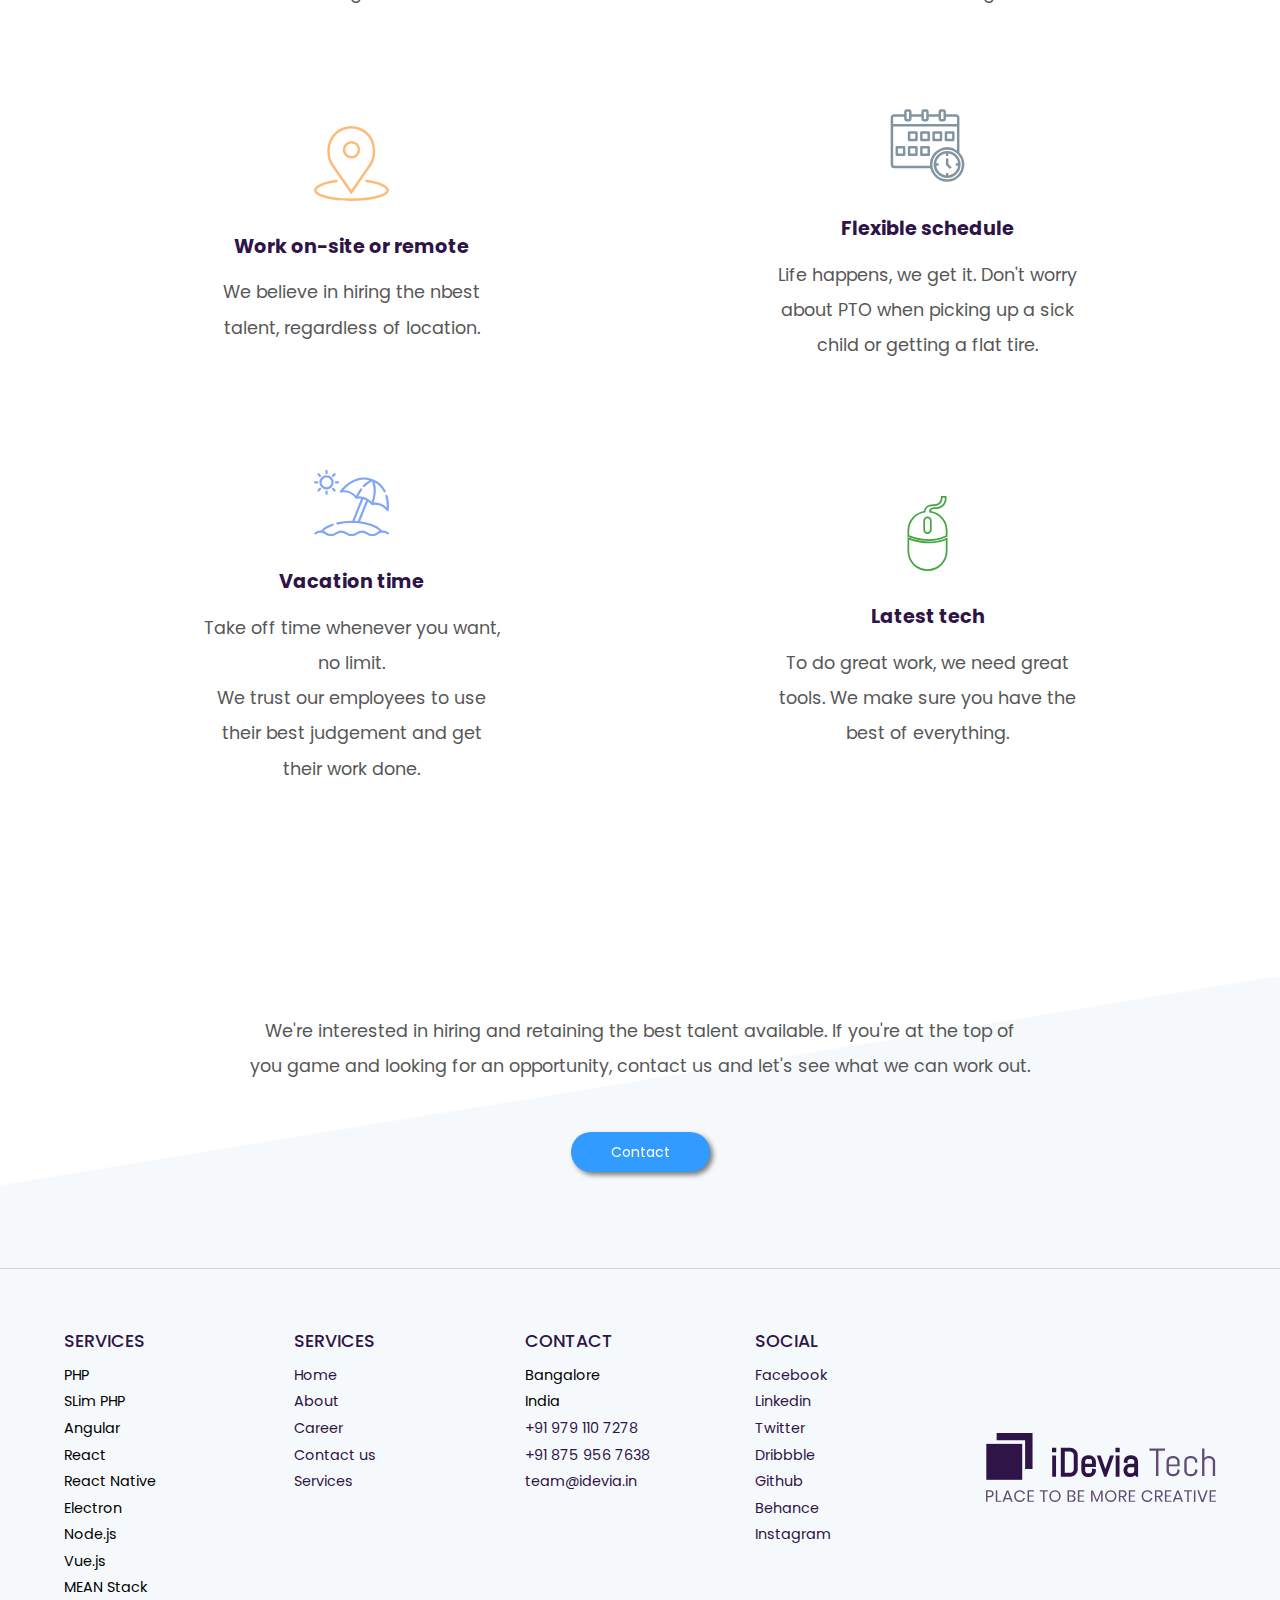
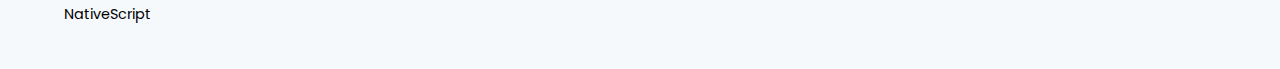
<file: careers.html>
<!DOCTYPE html>
<html lang="en">

<head>
  <meta charset="UTF-8">
  <meta name="viewport" content="width=device-width, initial-scale=1.0">
  <meta http-equiv="X-UA-Compatible" content="ie=edge">
  <title>iDevia- Place to be more creative</title>
  <link rel="stylesheet" href="./assets/css/main.css">
</head>

<body>
  <!--#hero-->
  <div id="hero" class="mb-5 careers-page">
    <!--.wrapper-->
    <div class="wrapper full-height">
      <!--#topNav-->
      <nav id="topNav">
        <img src="./assets/img/logo.svg" alt="iDevia" class="logo">
        <h1 class="hidden">iDevia</h1>

        <div class="nav-toggle"></div>
        <div class="flex-spacer"></div>
        <div class="nav-links">
          <ul>
            <li><a href="#">Home</a></li>
            <li><a href="#">About</a></li>
            <li><a href="#">Services</a></li>
            <li><a href="#">Contact</a></li>
            <li><a href="#">Career</a></li>
          </ul>
        </div>
        <!--/.nav-links-->
      </nav>
      <!--/#topNav-->

      <div class="content">
        <div class="text-content">
          <h2 class="heading">CAREERS @iDEVIA</h2>
          <p class="lead">We are hiring superheroes to <br>
            develop awesomeness</p>
          <p>Let's talk we'd like to hear from you</p>
        </div>
      </div>
    </div>
    <!--/.wrapper-->
    <svg data-name="Layer 1" xmlns="http://www.w3.org/2000/svg" viewBox="0 0 1034.38 1067">
      <path fill="#f6f9fc" d="M903,7,474.89,480.89c-40.79,45.15-26,116.93,29.27,142.32L1486,1074V7Z" transform="translate(-451.62 -7)" /></svg>
    <img class="hero-img" src="./assets/img/careers/careervector.svg" alt="">
  </div>
  <!--/#hero---->

  <section id="services" class="section">
    <div class="wrapper text-center">
      <h2 class="heading">Perks & Benifits</h2>
      <p>We are passionate designers, developers, thinkers, problem solvers and technologiests <br>
      with a shared desire to push our field forward and make the web better</p>

      <div class="columns mt-5">

        <div class="column">
          <div class="item">
            <img src="./assets/img/careers/careericons-01.svg" alt="desktop">
            <h5 class="highlight">A+ team</h5>
            <p>Work with a team that know what they're doing and pulls their own weight.</p>
          </div>
        </div>

        <div class="column">
          <div class="item">
            <img src="./assets/img/careers/careericons-03.svg" alt="sleepig on desk">
            <h5 class="highlight">Casual workspace</h5>
            <p>No politics, no ridiculous reporting. <br>
              We look for self-sufficient people
              who work hard and laugh harder.
            </p>
          </div>
        </div>

      </div>

      <div class="columns">
        <div class="column">
          <div class="item">
            <img src="./assets/img/careers/careericons-02.svg" alt="marker">
            <h5 class="highlight">Work on-site or remote</h5>
            <p>We believe in hiring the nbest talent, regardless of location.</p>
          </div>
        </div>
        
        <div class="column">
          <div class="item">
            <img src="./assets/img/careers/careericons-04.svg" alt="calendar">
            <h5 class="highlight">Flexible schedule</h5>
            <p>Life happens, we get it. Don't worry about PTO when picking up a sick child or getting a flat tire.</p>
          </div>
        </div>
      </div>

      <div class="columns">
        <div class="column">
          <div class="item">
            <img src="./assets/img/careers/careericons-05.svg" alt="desktop">
            <h5 class="highlight">Vacation time</h5>
            <p>Take off time whenever you want, no limit. <br>
            We trust our employees to use their best judgement and get their work done.</p>
          </div>
        </div>
      
        <div class="column">
          <div class="item">
            <img src="./assets/img/careers/careericons-06.svg" alt="desktop">
            <h5 class="highlight">Latest tech</h5>
            <p>To do great work, we need great tools.
              We make sure you have the best of everything.
            </p>
          </div>
        </div>
      </div>

    </div>
  </section>


  <!--#more-->
  <section id="more" class="section position-relative">
    <div class="wrapper">
      <p class="text-center">We're interested in hiring and retaining the best talent available. If you're at the top of <br> you game and looking for an opportunity, contact us and let's see what we can work out.</p>
    </div>

    <div class="wrapper display-flex justify-content-center mt-5">
      <a href="#" class="btn btn-accent">Contact</a>
    </div>
    <svg data-name="Layer 1" xmlns="http://www.w3.org/2000/svg" viewBox="0 0 1920 438">
      <polygon fill="#f6f9fc" points="1920 0 0 313.71 0 438 1920 438 1920 0" />
    </svg>
  </section>
  <!--/#more-->

  <footer id="footer">
    <div class="wrapper">
      <div class="columns">
        <div class="column">
          <h5 class="footer-heading">Services</h5>
          <ul class="list-unstyled">
            <li>PHP</li>
            <li>SLim PHP</li>
            <li>Angular</li>
            <li>React</li>
            <li>React Native</li>
            <li>Electron</li>
            <li>Node.js</li>
            <li>Vue.js</li>
            <li>MEAN Stack</li>
            <li>NativeScript</li>
          </ul>
        </div>

        <div class="column">
          <h5 class="footer-heading">Services</h5>
          <ul class="list-unstyled">
            <li><a href="#">Home</a></li>
            <li><a href="#">About</a></li>
            <li><a href="#">Career</a></li>
            <li><a href="#">Contact us</a></li>
            <li><a href="#">Services</a></li>
          </ul>
        </div>

        <div class="column">
          <h5 class="footer-heading">Contact</h5>
          <ul class="list-unstyled">
            <li>Bangalore</li>
            <li>India</li>
            <li><a href="tel:919791107278">+91 979 110 7278</a></li>
            <li><a href="tel:875957638">+91 875 956 7638</a></li>
            <li><a href="mailto:team@idevia.in">team@idevia.in</a></li>
          </ul>
        </div>
        <div class="column">
          <h5 class="footer-heading">Social</h5>
          <ul class="list-unstyled">
            <li><a href="#">Facebook</a></li>
            <li><a href="#">Linkedin</a></li>
            <li><a href="#">Twitter</a></li>
            <li><a href="#">Dribbble</a></li>
            <li><a href="#">Github</a></li>
            <li><a href="#">Behance</a></li>
            <li><a href="#">Instagram</a></li>
          </ul>
        </div>
        <div class="column align-self-center">
          <img src="./assets/img/logobot.svg" alt="iDevia logo" class="bottom-logo">
        </div>
      </div>
    </div>
  </footer>


  <script src="./libs/iquery.js"></script>
  <script src="./assets/js/app.js"></script>
</body>

</html>
</file>
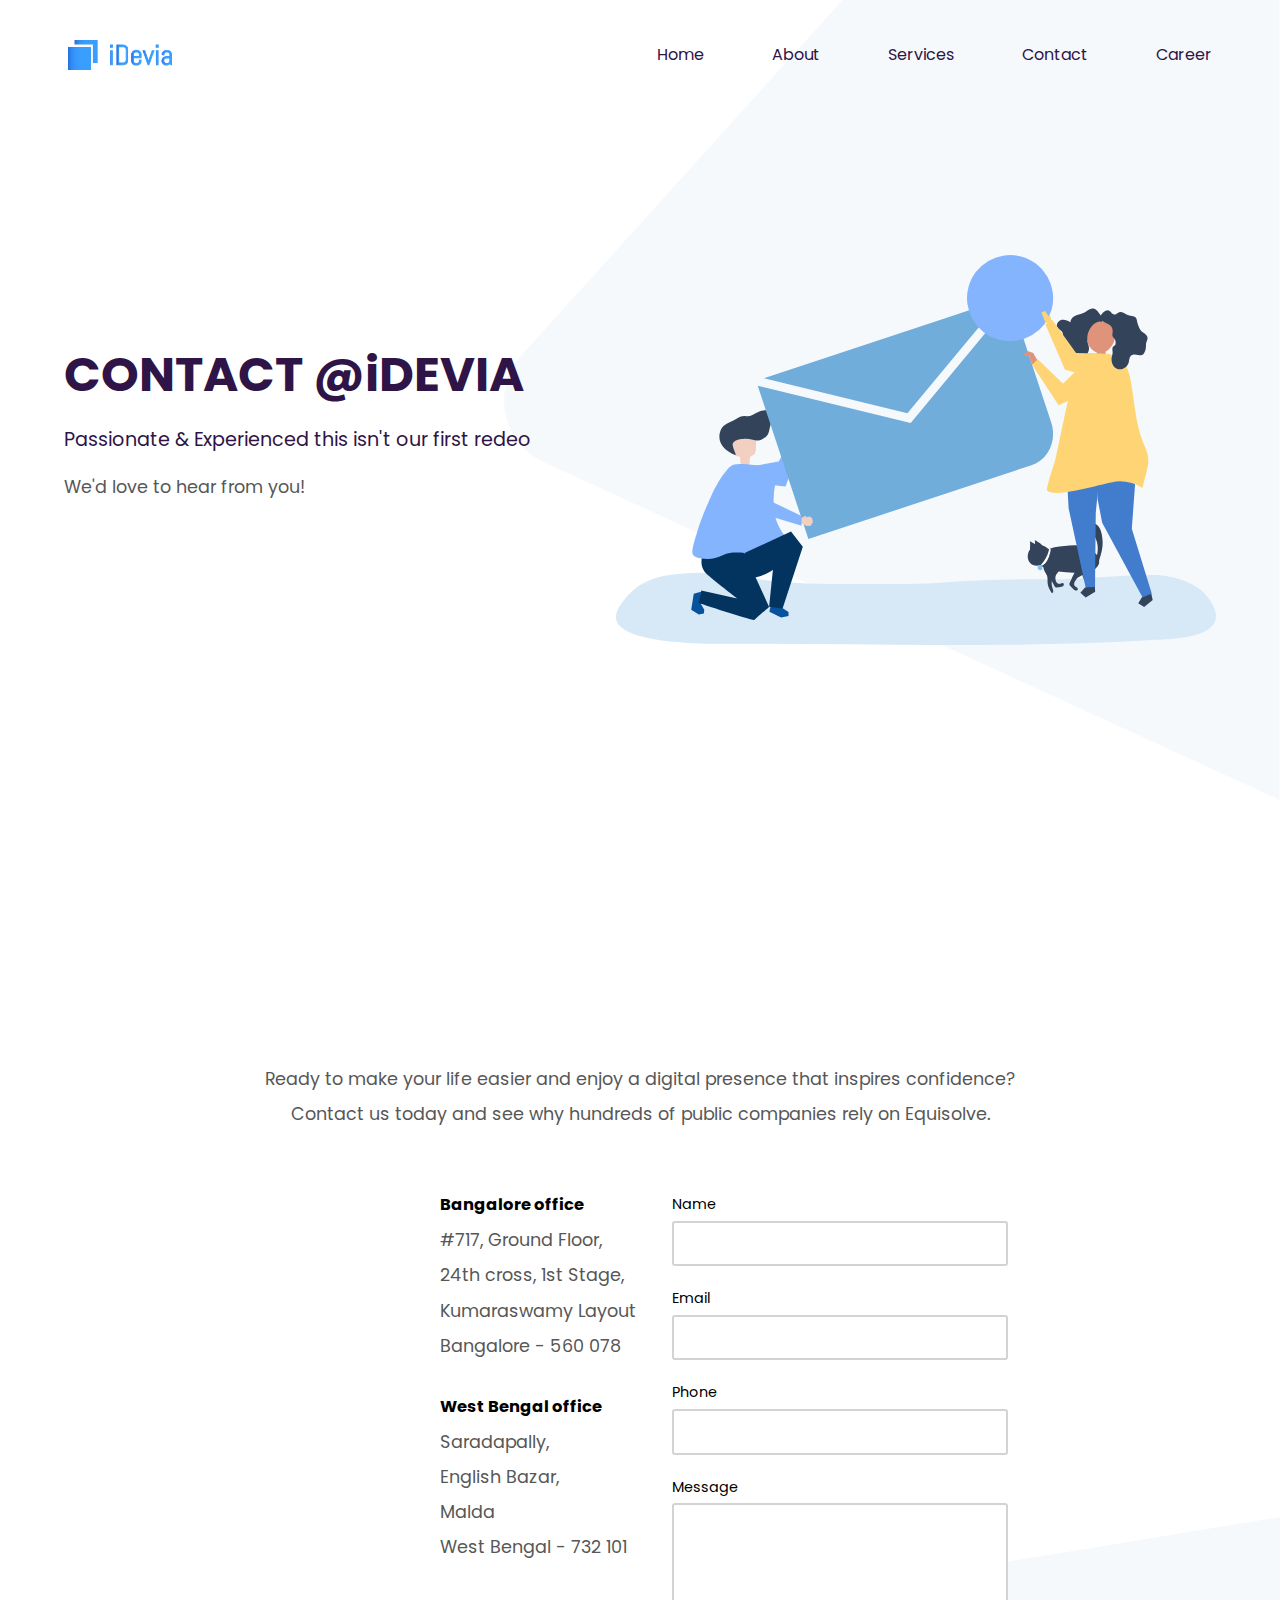
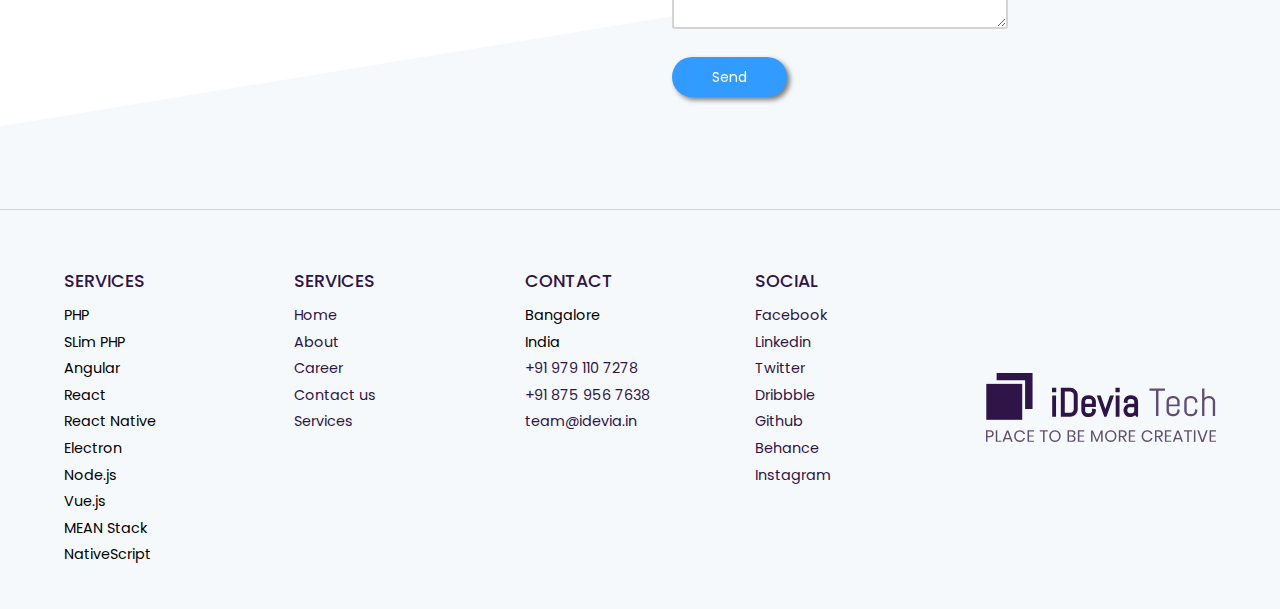
<file: contact.html>
<!DOCTYPE html>
<html lang="en">

<head>
  <meta charset="UTF-8">
  <meta name="viewport" content="width=device-width, initial-scale=1.0">
  <meta http-equiv="X-UA-Compatible" content="ie=edge">
  <title>iDevia- Place to be more creative</title>
  <link rel="stylesheet" href="./assets/css/main.css">
</head>

<body>
  <!--#hero-->
  <div id="hero" class="mb-5 careers-page">
    <!--.wrapper-->
    <div class="wrapper full-height">
      <!--#topNav-->
      <nav id="topNav">
        <img src="./assets/img/logo.svg" alt="iDevia" class="logo">
        <h1 class="hidden">iDevia</h1>

        <div class="nav-toggle"></div>
        <div class="flex-spacer"></div>
        <div class="nav-links">
          <ul>
            <li><a href="#">Home</a></li>
            <li><a href="#">About</a></li>
            <li><a href="#">Services</a></li>
            <li><a href="#">Contact</a></li>
            <li><a href="#">Career</a></li>
          </ul>
        </div>
        <!--/.nav-links-->
      </nav>
      <!--/#topNav-->

      <div class="content">
        <div class="text-content">
          <h2 class="heading">CONTACT @iDEVIA</h2>
          <p class="lead">Passionate &amp; Experienced this isn't our first redeo</p>
          <p>We'd love to hear from you!</p>
        </div>
      </div>
    </div>
    <!--/.wrapper-->
    <svg data-name="Layer 1" xmlns="http://www.w3.org/2000/svg" viewBox="0 0 1034.38 1067">
      <path fill="#f6f9fc" d="M903,7,474.89,480.89c-40.79,45.15-26,116.93,29.27,142.32L1486,1074V7Z" transform="translate(-451.62 -7)" /></svg>
    <img class="hero-img" src="./assets/img/contact/contact.svg" alt="hero image">
  </div>
  <!--/#hero-->

  <!--#more-->
  <section id="more" class="section position-relative">
    <div class="wrapper mb-5">
      <p class="text-center">Ready to make your life easier and enjoy a digital presence that inspires confidence? <br>
        Contact us today and see why hundreds of public companies rely on Equisolve.</p>
    </div>

    <div class="columns">
      <div class="column address-column">

        <div class="address">

          <h3 class="highlight">Bangalore office</h3>
          <p>#717, Ground Floor, <br>
            24th cross, 1st Stage, <br>
            Kumaraswamy Layout <br>
            Bangalore - 560 078
          </div>

        <div class="address">
        
          <h3 class="highlight">West Bengal office</h3>
          <p>Saradapally, <br>
            English Bazar, <br>
            Malda <br>
            West Bengal - 732 101
        </div>
      </div>

      <div class="column">
        <form action="#" id="contact-form" autocomplete="off">

          <div class="input-group">
            <label for="name">Name</label><input type="text" class="input-field" name="name" id="name">
          </div>

          <div class="input-group">
            <label for="email">Email</label><input type="email" class="input-field" name="email" id="email">
          </div>

          <div class="input-group">
            <label for="phone">Phone</label><input type="text" class="input-field" name="phone" id="phone">
          </div>

          <div class="input-group">
            <label for="message">Message</label>
            <textarea rows="6" class="input-field" name="message" id="message"></textarea>
          </div>

          <input type="submit" value="Send" class="btn btn-submit btn-accent">

        </form>
      </div>
    </div>

    <svg data-name="Layer 1" xmlns="http://www.w3.org/2000/svg" viewBox="0 0 1920 438">
      <polygon fill="#f6f9fc" points="1920 0 0 313.71 0 438 1920 438 1920 0" />
    </svg>
  
  </section>
  <!--/#more-->

  

  <footer id="footer">
    <div class="wrapper">
      <div class="columns">
        <div class="column">
          <h5 class="footer-heading">Services</h5>
          <ul class="list-unstyled">
            <li>PHP</li>
            <li>SLim PHP</li>
            <li>Angular</li>
            <li>React</li>
            <li>React Native</li>
            <li>Electron</li>
            <li>Node.js</li>
            <li>Vue.js</li>
            <li>MEAN Stack</li>
            <li>NativeScript</li>
          </ul>
        </div>

        <div class="column">
          <h5 class="footer-heading">Services</h5>
          <ul class="list-unstyled">
            <li><a href="#">Home</a></li>
            <li><a href="#">About</a></li>
            <li><a href="#">Career</a></li>
            <li><a href="#">Contact us</a></li>
            <li><a href="#">Services</a></li>
          </ul>
        </div>

        <div class="column">
          <h5 class="footer-heading">Contact</h5>
          <ul class="list-unstyled">
            <li>Bangalore</li>
            <li>India</li>
            <li><a href="tel:919791107278">+91 979 110 7278</a></li>
            <li><a href="tel:875957638">+91 875 956 7638</a></li>
            <li><a href="mailto:team@idevia.in">team@idevia.in</a></li>
          </ul>
        </div>
        <div class="column">
          <h5 class="footer-heading">Social</h5>
          <ul class="list-unstyled">
            <li><a href="#">Facebook</a></li>
            <li><a href="#">Linkedin</a></li>
            <li><a href="#">Twitter</a></li>
            <li><a href="#">Dribbble</a></li>
            <li><a href="#">Github</a></li>
            <li><a href="#">Behance</a></li>
            <li><a href="#">Instagram</a></li>
          </ul>
        </div>
        <div class="column align-self-center">
          <img src="./assets/img/logobot.svg" alt="iDevia logo" class="bottom-logo">
        </div>
      </div>
    </div>
  </footer>


  <script src="./libs/iquery.js"></script>
  <script src="./assets/js/app.js"></script>
</body>

</html>
</file>
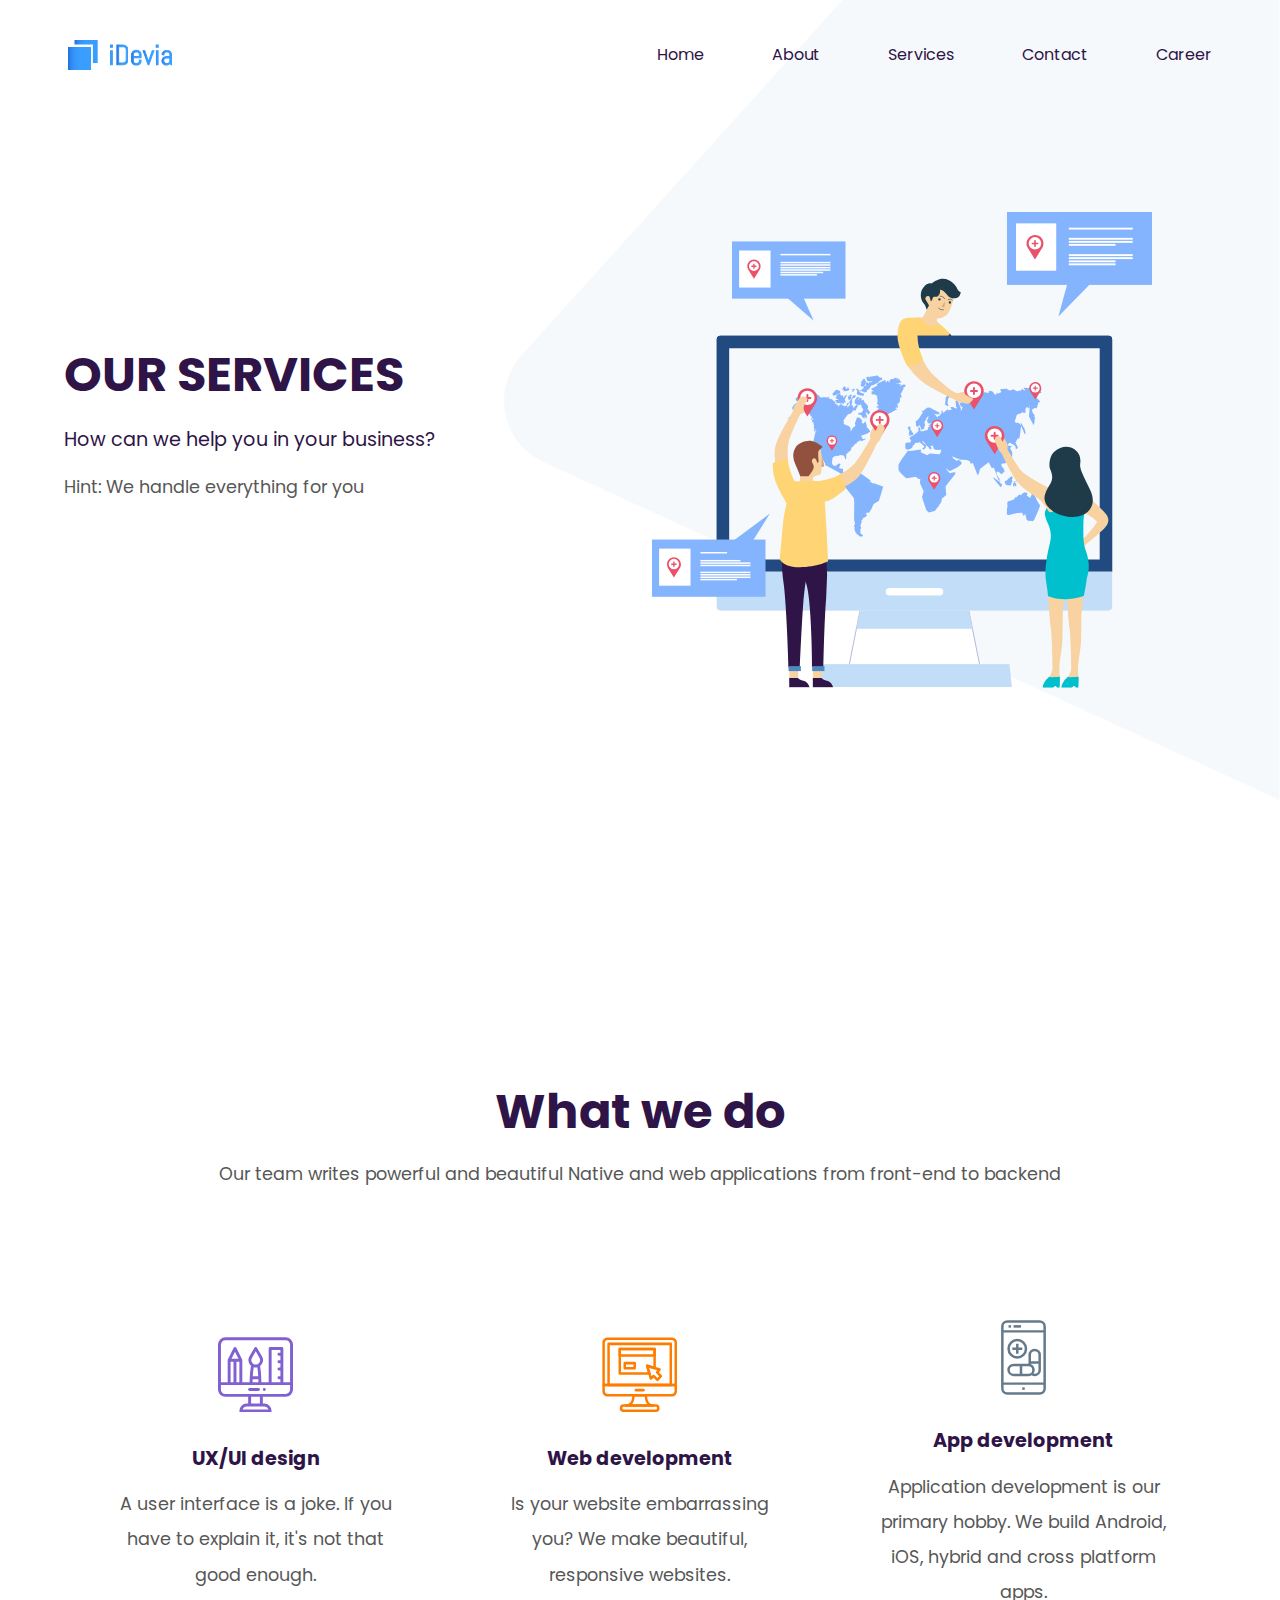
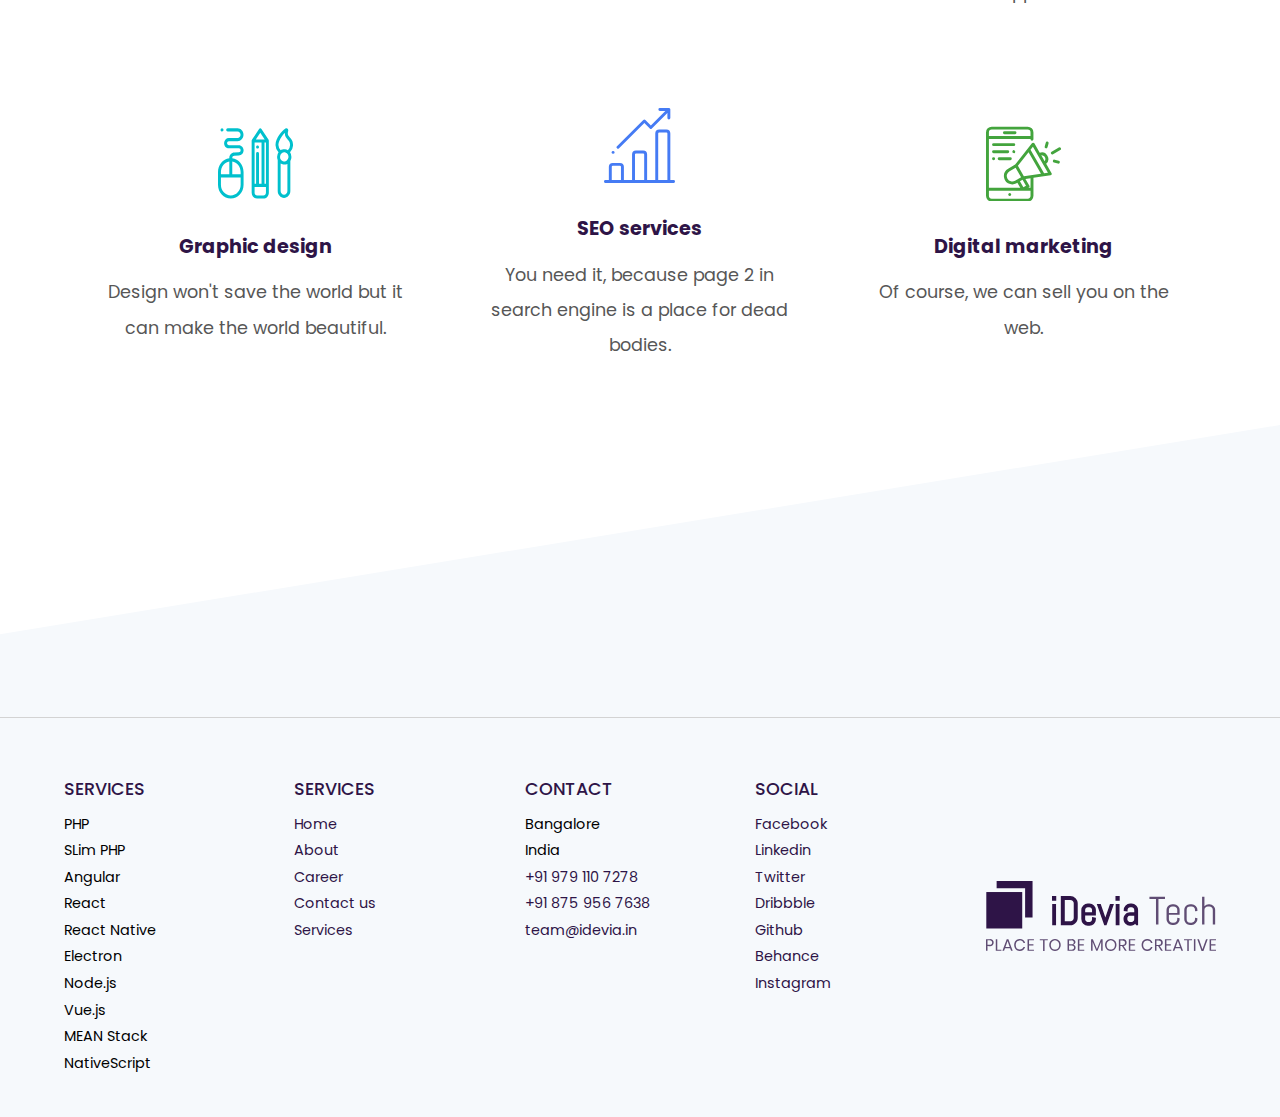
<file: services.html>
<!DOCTYPE html>
<html lang="en">

<head>
  <meta charset="UTF-8">
  <meta name="viewport" content="width=device-width, initial-scale=1.0">
  <meta http-equiv="X-UA-Compatible" content="ie=edge">
  <title>iDevia- Place to be more creative</title>
  <link rel="stylesheet" href="./assets/css/main.css">
</head>

<body>
  <!--#about-hero-->
  <div id="hero" class="mb-5 services-page">
    <!--.wrapper-->
    <div class="wrapper full-height">
      <!--#topNav-->
      <nav id="topNav">
        <img src="./assets/img/logo.svg" alt="iDevia" class="logo">
        <h1 class="hidden">iDevia</h1>

        <div class="nav-toggle"></div>
        <div class="flex-spacer"></div>
        <div class="nav-links">
          <ul>
            <li><a href="#">Home</a></li>
            <li><a href="#">About</a></li>
            <li><a href="#">Services</a></li>
            <li><a href="#">Contact</a></li>
            <li><a href="#">Career</a></li>
          </ul>
        </div>
        <!--/.nav-links-->
      </nav>
      <!--/#topNav-->

      <div class="content">
        <div class="text-content">
          <h2 class="heading">OUR SERVICES</h2>
          <p class="lead">How can we help you in your business?</p>
          <p>Hint: We handle everything for you</p>
        </div>
      </div>
    </div>
    <!--/.wrapper-->
    <svg data-name="Layer 1" xmlns="http://www.w3.org/2000/svg" viewBox="0 0 1034.38 1067">
      <path fill="#f6f9fc" d="M903,7,474.89,480.89c-40.79,45.15-26,116.93,29.27,142.32L1486,1074V7Z" transform="translate(-451.62 -7)" /></svg>

    <img class="hero-img" src="./assets/img/services/Services.svg" alt="">
  </div>
  <!--/#hero---->

  <section id="services" class="section">
    <div class="wrapper text-center">
      <h2 class="heading">What we do</h2>
      <p>Our team writes powerful and beautiful Native and web applications from front-end to backend</p>

      <div class="columns mt-5">

        <div class="column">
          <div class="item">
            <img src="./assets/img/services/servicesicons-01.svg" alt="desktop">
            <h5 class="highlight">UX/UI design</h5>
            <p>A user interface is a joke. If you have to explain it, it's not that good enough.</p>
          </div>
        </div>

        <div class="column">
          <div class="item">
            <img src="./assets/img/services/servicesicons-02.svg" alt="desktop">
            <h5 class="highlight">Web development</h5>
            <p>Is your website embarrassing you?
              We make beautiful, responsive websites.</p>
          </div>
        </div>
        
        <div class="column">
          <div class="item">
            <img src="./assets/img/services/servicesicons-04.svg" alt="desktop">
            <h5 class="highlight">App development</h5>
            <p>Application development is our primary hobby. We build Android, iOS, hybrid and cross platform apps.</p>
          </div>
        </div>

        <div class="column">
          <div class="item">
            <img src="./assets/img/services/servicesicons-03.svg" alt="desktop">
            <h5 class="highlight">Graphic design</h5>
            <p>Design won't save the world but it can make the world beautiful.</p>
          </div>
        </div>
        
        <div class="column">
          <div class="item">
            <img src="./assets/img/services/servicesicons-05.svg" alt="desktop">
            <h5 class="highlight">SEO services</h5>
            <p>You need it, because page 2 in search engine is a place for dead bodies.</p>
          </div>
        </div>
      
        <div class="column">
          <div class="item">
            <img src="./assets/img/services/servicesicons-06.svg" alt="desktop">
            <h5 class="highlight">Digital marketing</h5>
            <p>Of course, we can sell you on the web.</p>
          </div>
        </div>
      </div>

    </div>
  </section>


  <!--#more-->
  <section id="more" class="section position-relative">
    <div class="wrapper">
      <!-- <h2 class="heading text-center">so What are you waiting for?</h2>
      <p class="text-center">Contact Us now one of our representatives will talk with you soon</p> -->
    </div>

    <div class="wrapper display-flex justify-content-center mt-5">
      <!-- <a href="#" class="btn btn-accent mr-3">Contact</a>
      <a href="#" class="btn btn-success">Services</a> -->
    </div>
    <svg data-name="Layer 1" xmlns="http://www.w3.org/2000/svg" viewBox="0 0 1920 438">
      <polygon fill="#f6f9fc" points="1920 0 0 313.71 0 438 1920 438 1920 0" />
    </svg>
  </section>
  <!--/#more-->

  <footer id="footer">
    <div class="wrapper">
      <div class="columns">
        <div class="column">
          <h5 class="footer-heading">Services</h5>
          <ul class="list-unstyled">
            <li>PHP</li>
            <li>SLim PHP</li>
            <li>Angular</li>
            <li>React</li>
            <li>React Native</li>
            <li>Electron</li>
            <li>Node.js</li>
            <li>Vue.js</li>
            <li>MEAN Stack</li>
            <li>NativeScript</li>
          </ul>
        </div>

        <div class="column">
          <h5 class="footer-heading">Services</h5>
          <ul class="list-unstyled">
            <li><a href="#">Home</a></li>
            <li><a href="#">About</a></li>
            <li><a href="#">Career</a></li>
            <li><a href="#">Contact us</a></li>
            <li><a href="#">Services</a></li>
          </ul>
        </div>

        <div class="column">
          <h5 class="footer-heading">Contact</h5>
          <ul class="list-unstyled">
            <li>Bangalore</li>
            <li>India</li>
            <li><a href="tel:919791107278">+91 979 110 7278</a></li>
            <li><a href="tel:875957638">+91 875 956 7638</a></li>
            <li><a href="mailto:team@idevia.in">team@idevia.in</a></li>
          </ul>
        </div>
        <div class="column">
          <h5 class="footer-heading">Social</h5>
          <ul class="list-unstyled">
            <li><a href="#">Facebook</a></li>
            <li><a href="#">Linkedin</a></li>
            <li><a href="#">Twitter</a></li>
            <li><a href="#">Dribbble</a></li>
            <li><a href="#">Github</a></li>
            <li><a href="#">Behance</a></li>
            <li><a href="#">Instagram</a></li>
          </ul>
        </div>
        <div class="column align-self-center">
          <img src="./assets/img/logobot.svg" alt="iDevia logo" class="bottom-logo">
        </div>
      </div>
    </div>
  </footer>


  <script src="./libs/iquery.js"></script>
  <script src="./assets/js/app.js"></script>
</body>

</html>
</file>
<file: assets/css/main.css>
/*! normalize.css v8.0.0 | MIT License | github.com/necolas/normalize.css */
/* Document
   ========================================================================== */
/**
 * 1. Correct the line height in all browsers.
 * 2. Prevent adjustments of font size after orientation changes in iOS.
 */
@import url("https://fonts.googleapis.com/css?family=Poppins:400,500,700,900");
html {
  line-height: 1.15;
  /* 1 */
  -webkit-text-size-adjust: 100%;
  /* 2 */
}

/* Sections
   ========================================================================== */
/**
 * Remove the margin in all browsers.
 */
body {
  margin: 0;
}

/**
 * Correct the font size and margin on `h1` elements within `section` and
 * `article` contexts in Chrome, Firefox, and Safari.
 */
h1 {
  font-size: 2em;
  margin: 0.67em 0;
}

/* Grouping content
   ========================================================================== */
/**
 * 1. Add the correct box sizing in Firefox.
 * 2. Show the overflow in Edge and IE.
 */
hr {
  -webkit-box-sizing: content-box;
          box-sizing: content-box;
  /* 1 */
  height: 0;
  /* 1 */
  overflow: visible;
  /* 2 */
}

/**
 * 1. Correct the inheritance and scaling of font size in all browsers.
 * 2. Correct the odd `em` font sizing in all browsers.
 */
pre {
  font-family: monospace, monospace;
  /* 1 */
  font-size: 1em;
  /* 2 */
}

/* Text-level semantics
   ========================================================================== */
/**
 * Remove the gray background on active links in IE 10.
 */
a {
  background-color: transparent;
}

/**
 * 1. Remove the bottom border in Chrome 57-
 * 2. Add the correct text decoration in Chrome, Edge, IE, Opera, and Safari.
 */
abbr[title] {
  border-bottom: none;
  /* 1 */
  text-decoration: underline;
  /* 2 */
  -webkit-text-decoration: underline dotted;
          text-decoration: underline dotted;
  /* 2 */
}

/**
 * Add the correct font weight in Chrome, Edge, and Safari.
 */
b,
strong {
  font-weight: bolder;
}

/**
 * 1. Correct the inheritance and scaling of font size in all browsers.
 * 2. Correct the odd `em` font sizing in all browsers.
 */
code,
kbd,
samp {
  font-family: monospace, monospace;
  /* 1 */
  font-size: 1em;
  /* 2 */
}

/**
 * Add the correct font size in all browsers.
 */
small {
  font-size: 80%;
}

/**
 * Prevent `sub` and `sup` elements from affecting the line height in
 * all browsers.
 */
sub,
sup {
  font-size: 75%;
  line-height: 0;
  position: relative;
  vertical-align: baseline;
}

sub {
  bottom: -0.25em;
}

sup {
  top: -0.5em;
}

/* Embedded content
   ========================================================================== */
/**
 * Remove the border on images inside links in IE 10.
 */
img {
  border-style: none;
}

/* Forms
   ========================================================================== */
/**
 * 1. Change the font styles in all browsers.
 * 2. Remove the margin in Firefox and Safari.
 */
button,
input,
optgroup,
select,
textarea {
  font-family: inherit;
  /* 1 */
  font-size: 100%;
  /* 1 */
  line-height: 1.15;
  /* 1 */
  margin: 0;
  /* 2 */
}

/**
 * Show the overflow in IE.
 * 1. Show the overflow in Edge.
 */
button,
input {
  /* 1 */
  overflow: visible;
}

/**
 * Remove the inheritance of text transform in Edge, Firefox, and IE.
 * 1. Remove the inheritance of text transform in Firefox.
 */
button,
select {
  /* 1 */
  text-transform: none;
}

/**
 * Correct the inability to style clickable types in iOS and Safari.
 */
button,
[type="button"],
[type="reset"],
[type="submit"] {
  -webkit-appearance: button;
}

/**
 * Remove the inner border and padding in Firefox.
 */
button::-moz-focus-inner,
[type="button"]::-moz-focus-inner,
[type="reset"]::-moz-focus-inner,
[type="submit"]::-moz-focus-inner {
  border-style: none;
  padding: 0;
}

/**
 * Restore the focus styles unset by the previous rule.
 */
button:-moz-focusring,
[type="button"]:-moz-focusring,
[type="reset"]:-moz-focusring,
[type="submit"]:-moz-focusring {
  outline: 1px dotted ButtonText;
}

/**
 * Correct the padding in Firefox.
 */
fieldset {
  padding: 0.35em 0.75em 0.625em;
}

/**
 * 1. Correct the text wrapping in Edge and IE.
 * 2. Correct the color inheritance from `fieldset` elements in IE.
 * 3. Remove the padding so developers are not caught out when they zero out
 *    `fieldset` elements in all browsers.
 */
legend {
  -webkit-box-sizing: border-box;
          box-sizing: border-box;
  /* 1 */
  color: inherit;
  /* 2 */
  display: table;
  /* 1 */
  max-width: 100%;
  /* 1 */
  padding: 0;
  /* 3 */
  white-space: normal;
  /* 1 */
}

/**
 * Add the correct vertical alignment in Chrome, Firefox, and Opera.
 */
progress {
  vertical-align: baseline;
}

/**
 * Remove the default vertical scrollbar in IE 10+.
 */
textarea {
  overflow: auto;
}

/**
 * 1. Add the correct box sizing in IE 10.
 * 2. Remove the padding in IE 10.
 */
[type="checkbox"],
[type="radio"] {
  -webkit-box-sizing: border-box;
          box-sizing: border-box;
  /* 1 */
  padding: 0;
  /* 2 */
}

/**
 * Correct the cursor style of increment and decrement buttons in Chrome.
 */
[type="number"]::-webkit-inner-spin-button,
[type="number"]::-webkit-outer-spin-button {
  height: auto;
}

/**
 * 1. Correct the odd appearance in Chrome and Safari.
 * 2. Correct the outline style in Safari.
 */
[type="search"] {
  -webkit-appearance: textfield;
  /* 1 */
  outline-offset: -2px;
  /* 2 */
}

/**
 * Remove the inner padding in Chrome and Safari on macOS.
 */
[type="search"]::-webkit-search-decoration {
  -webkit-appearance: none;
}

/**
 * 1. Correct the inability to style clickable types in iOS and Safari.
 * 2. Change font properties to `inherit` in Safari.
 */
::-webkit-file-upload-button {
  -webkit-appearance: button;
  /* 1 */
  font: inherit;
  /* 2 */
}

/* Interactive
   ========================================================================== */
/*
 * Add the correct display in Edge, IE 10+, and Firefox.
 */
details {
  display: block;
}

/*
 * Add the correct display in all browsers.
 */
summary {
  display: list-item;
}

/* Misc
   ========================================================================== */
/**
 * Add the correct display in IE 10+.
 */
template {
  display: none;
}

/**
 * Add the correct display in IE 10.
 */
[hidden] {
  display: none;
}

body {
  width: 100%;
  font-size: 14px;
  overflow-x: hidden;
  font-family: 'Poppins', sans-serif;
  background: #ffffff;
  position: relative;
}

body.open-nav {
  height: 100%;
  overflow: hidden;
}

.wrapper {
  width: 90%;
  margin: auto;
}

* {
  -webkit-box-sizing: border-box;
          box-sizing: border-box;
}

img {
  max-width: 100%;
}

.hidden {
  display: none;
}

.text-accent {
  color: #319bff;
}

.full-height {
  height: 100%;
}

p {
  line-height: 2;
  color: #575757;
  font-size: 1.1rem;
}

.mb-5 {
  margin-bottom: 3rem;
}

.mt-5 {
  margin-top: 3rem;
}

.mr-3 {
  margin-right: 2rem;
}

.btn {
  -webkit-box-sizing: border-box;
          box-sizing: border-box;
  position: relative;
  -webkit-user-select: none;
     -moz-user-select: none;
      -ms-user-select: none;
          user-select: none;
  cursor: pointer;
  outline: 0;
  border: none;
  display: inline-block;
  white-space: nowrap;
  text-decoration: none;
  vertical-align: baseline;
  text-align: center;
  min-width: 88px;
  line-height: 36px;
  padding: 2px 40px;
  border-radius: 50px;
  overflow: visible;
  -webkit-box-shadow: 3px 3px 5px rgba(0, 0, 0, 0.5);
          box-shadow: 3px 3px 5px rgba(0, 0, 0, 0.5);
  -webkit-transform: translate3d(0, 0, 0);
          transform: translate3d(0, 0, 0);
  -webkit-transition: background 0.4s cubic-bezier(0.25, 0.8, 0.25, 1), -webkit-box-shadow 280ms cubic-bezier(0.4, 0, 0.2, 1);
  transition: background 0.4s cubic-bezier(0.25, 0.8, 0.25, 1), -webkit-box-shadow 280ms cubic-bezier(0.4, 0, 0.2, 1);
  transition: background 0.4s cubic-bezier(0.25, 0.8, 0.25, 1), box-shadow 280ms cubic-bezier(0.4, 0, 0.2, 1);
  transition: background 0.4s cubic-bezier(0.25, 0.8, 0.25, 1), box-shadow 280ms cubic-bezier(0.4, 0, 0.2, 1), -webkit-box-shadow 280ms cubic-bezier(0.4, 0, 0.2, 1);
}

.btn-accent {
  color: #ffffff;
  background-color: #319bff;
}

.btn-success {
  color: #ffffff;
  background-color: #80c536;
}

.display-flex {
  display: -webkit-box;
  display: -ms-flexbox;
  display: flex;
}

.justify-content-center {
  -webkit-box-pack: center;
      -ms-flex-pack: center;
          justify-content: center;
}

.section {
  padding: 6rem 0;
}

.background-image {
  background-repeat: no-repeat;
  background-size: contain;
}

.heading {
  font-size: 3rem;
  color: #2e1447;
  margin-bottom: 0.5rem;
}

@media (max-width: 1080px) {
  .heading {
    font-size: 2rem;
  }
}

@media (max-width: 650px) {
  .heading {
    font-size: 1.8rem;
  }
}

.w-80 {
  width: 80%;
}

.hightlight {
  font-weight: bold;
  margin: 1rem 0;
  color: #2e1447;
}

.text-right {
  text-align: right;
}

.text-center {
  text-align: center;
}

.list-unstyled {
  list-style-type: none;
}

.align-self-center {
  -ms-flex-item-align: center;
      -ms-grid-row-align: center;
      align-self: center;
}

.columns {
  display: -webkit-box;
  display: -ms-flexbox;
  display: flex;
  -ms-flex-wrap: wrap;
      flex-wrap: wrap;
  -webkit-box-orient: horizontal;
  -webkit-box-direction: normal;
      -ms-flex-direction: row;
          flex-direction: row;
}

#topNav {
  display: -webkit-box;
  display: -ms-flexbox;
  display: flex;
  -webkit-box-orient: horizontal;
  -webkit-box-direction: normal;
      -ms-flex-direction: row;
          flex-direction: row;
  -ms-flex-wrap: wrap;
      flex-wrap: wrap;
  -webkit-box-align: center;
      -ms-flex-align: center;
          align-items: center;
  padding: 2rem 0.25rem;
}

#topNav .logo {
  height: 30px;
}

.flex-spacer {
  -webkit-box-flex: 1;
      -ms-flex-positive: 1;
          flex-grow: 1;
}

.nav-links {
  margin-right: -2rem;
}

.nav-links ul {
  list-style-type: none;
}

.nav-links ul li {
  display: inline-block;
}

.nav-links ul li a {
  text-decoration: none;
  padding: 0.25rem 2rem;
  color: #fafafa;
  background-color: transparent;
  font-size: 16px;
}

#about-hero .nav-links ul li a {
  color: #2e1447;
}

.menu-header {
  display: none;
}

body.open-nav {
  overflow: hidden;
}

body.open-nav .hamburger-menu .hamburger-line:nth-child(1) {
  -webkit-transform: rotate(45deg);
          transform: rotate(45deg);
}

body.open-nav .hamburger-menu .hamburger-line:nth-child(2) {
  opacity: 0;
}

body.open-nav .hamburger-menu .hamburger-line:nth-child(3) {
  -webkit-transform: rotate(-45deg);
          transform: rotate(-45deg);
}

.hamburger-menu {
  display: none;
  position: absolute;
  width: 20px;
  height: 20px;
  right: 0;
  padding: 22px;
  -webkit-box-sizing: content-box;
          box-sizing: content-box;
  z-index: 99999;
  display: none;
  cursor: pointer;
}

.hamburger-menu .hamburger-inner {
  position: relative;
  -webkit-transform: translateY(10px);
          transform: translateY(10px);
  -webkit-transition: .3s transform;
  transition: .3s transform;
}

.hamburger-menu .hamburger-inner .hamburger-line {
  width: 100%;
  height: 2px;
  border-radius: 8px;
  background: #000;
  -webkit-transform-origin: center center;
          transform-origin: center center;
  -webkit-transition: .3s;
  transition: .3s;
  position: absolute;
}

.hamburger-menu .hamburger-inner .hamburger-line:nth-child(1) {
  -webkit-transform: translateY(-6px);
          transform: translateY(-6px);
}

.hamburger-menu .hamburger-inner .hamburger-line:nth-child(2) {
  -webkit-transform: translateY(0px);
          transform: translateY(0px);
}

.hamburger-menu .hamburger-inner .hamburger-line:nth-child(3) {
  -webkit-transform: translateY(6px);
          transform: translateY(6px);
}

@media (max-width: 1080px) {
  .hamburger-menu {
    display: block;
    display: inline-block;
  }
}

.backdrop {
  content: '';
  position: fixed;
  background: #0f326b;
  top: 0;
  left: 0;
  right: 0;
  bottom: 0;
  z-index: 100;
  opacity: 0;
  display: none;
  -webkit-transition: .4s;
  transition: .4s;
  pointer-events: none;
  z-index: 999;
}

@media (max-width: 1080px) {
  #topNav {
    padding: 1.56rem 0.25rem;
  }
  .menu-header {
    display: block;
    background: #eee;
    height: 80px;
    font-size: 14px;
    color: #222;
    line-height: 80px;
    padding-left: 18px;
    border-bottom: 1px solid #e0e0e0;
    text-transform: uppercase;
    letter-spacing: 1px;
  }
  body.open-nav .nav-links {
    -webkit-transform: translateX(0%);
            transform: translateX(0%);
    margin-right: auto;
    overflow-y: auto;
    overflow-x: hidden;
  }
  body.open-nav .backdrop {
    display: block;
    background-color: #000;
    opacity: .5;
    pointer-events: visible;
  }
  .nav-links {
    min-height: 100vh;
    width: 280px;
    position: fixed;
    -webkit-transform: translateX(100%);
            transform: translateX(100%);
    right: 0;
    top: 0;
    bottom: 0;
    background-color: #ffffff;
    z-index: 9999;
    -webkit-transition: all 0.3s;
    transition: all 0.3s;
  }
  .nav-links ul {
    padding: 0;
    margin-top: 0px;
  }
  .nav-links ul li {
    display: block;
    width: 100%;
    padding: 0;
    overflow-y: hidden;
    -webkit-transition: .3s max-height,.3s background;
    transition: .3s max-height,.3s background;
    cursor: pointer;
    border-bottom: 1px solid #e0e0e0;
    overflow-x: hidden;
    margin-top: 0;
  }
  .nav-links ul li a {
    display: block;
    line-height: 64px;
    height: 64px;
    padding-left: 16px;
    color: #555555;
  }
}

#hero {
  position: relative;
  min-height: 100vh;
}

#hero.careers-page svg {
  height: 800px;
}

#hero svg {
  position: absolute;
  top: 0;
  z-index: -1;
  right: 0;
  height: 800px;
}

#hero .lead {
  line-height: 2;
}

#hero p {
  line-height: 1;
}

#hero .content {
  min-height: 600px;
  display: -webkit-box;
  display: -ms-flexbox;
  display: flex;
  -webkit-box-align: center;
      -ms-flex-align: center;
          align-items: center;
}

#hero .content .lead {
  color: #2e1447;
  font-size: 1.2rem;
}

#hero .content p {
  font-weight: 400;
}

#hero .nav-links ul li a {
  color: #2e1447;
}

#hero .hero-img {
  position: absolute;
  top: 50%;
  width: 100%;
  right: 5%;
  -webkit-transform: translateY(-50%);
          transform: translateY(-50%);
  max-width: 600px;
  z-index: -1;
}

#hero-home {
  min-height: 100vh;
  position: relative;
}

#hero-home svg {
  position: absolute;
  top: 0;
  right: 0;
  z-index: -1;
  height: 50vw;
}

#hero-home .hero-img {
  position: absolute;
  top: 45%;
  width: 100%;
  -webkit-transform: translateY(-50%);
          transform: translateY(-50%);
  right: 5%;
  max-width: 720px;
  z-index: -1;
  padding-left: 20px;
  padding-right: 20px;
}

@media (max-width: 1450px) {
  #hero-home .hero-img {
    max-width: 440px;
  }
}

@media (max-width: 1080px) {
  #hero-home .hero-img {
    top: 30%;
    right: 50%;
    -webkit-transform: translate(50%, -50%);
            transform: translate(50%, -50%);
    max-width: 520px;
  }
}

#hero-home h2 {
  font-size: 5rem;
  color: #2e1447;
  margin-bottom: 0.5rem;
  max-width: 650px;
}

#hero-home p {
  line-height: 2;
  color: #575757;
  max-width: 700px;
}

@media (max-width: 1650px) {
  #hero-home h2 {
    font-size: 5vw;
  }
}

@media (max-width: 1587px) {
  #home-hero svg {
    height: 55vw;
  }
}

@media (max-width: 1215px) {
  #hero-home svg {
    top: -125px;
  }
}

@media (max-width: 600px) {
  #hero-home svg {
    height: 60vw;
  }
}

#hero-home .content {
  min-height: 750px;
  display: -webkit-box;
  display: -ms-flexbox;
  display: flex;
}

@media (max-width: 1080px) {
  #hero-home .content {
    -webkit-box-align: end;
        -ms-flex-align: end;
            align-items: flex-end;
    -webkit-box-pack: center;
        -ms-flex-pack: center;
            justify-content: center;
    text-align: center;
  }
}

#who-are-we .mh-400 {
  min-height: 500px;
}

#why-us {
  position: relative;
}

#why-us svg {
  position: absolute;
  top: -100px;
  bottom: 0;
  right: 0;
  z-index: -1;
}

#why-us .service {
  padding: 1.5rem;
  max-width: 300px;
}

#why-us .service img {
  height: 80px;
}

#more {
  position: relative;
  overflow: visible;
}

#more svg {
  position: absolute;
  bottom: 0;
  z-index: -1;
  left: 0;
  right: 0;
}

.img-container {
  position: relative;
}

.img-container svg {
  position: absolute;
  max-width: 600px;
}

@media (max-width: 1650px) {
  #why-us svg {
    height: 50vw;
  }
}

@media (max-width: 1587px) {
  #why-us svg {
    top: -50px;
  }
}

@media (max-width: 1390px) {
  #why-us svg {
    height: 60vw;
    top: -20px;
  }
}

@media (max-width: 1215px) {
  #who-are-we svg {
    position: relative;
  }
  #why-us svg {
    height: 103%;
    top: 0px;
  }
}

#why-us .column {
  -ms-flex-preferred-size: 25%;
      flex-basis: 25%;
  width: 25%;
}

@media (max-width: 1080px) {
  #why-us .column {
    -ms-flex-preferred-size: 50%;
        flex-basis: 50%;
    width: 50%;
  }
}

@media (max-width: 749px) {
  #why-us .column {
    -ms-flex-preferred-size: 100%;
        flex-basis: 100%;
    width: 100%;
  }
}

#who-are-we .column {
  -ms-flex-preferred-size: 50%;
      flex-basis: 50%;
  width: 4%;
}

@media (max-width: 1080px) {
  #who-are-we .column {
    -ms-flex-preferred-size: 100%;
        flex-basis: 100%;
    width: 100%;
  }
}

#clients .carousel-wrapper {
  width: 80%;
  margin-left: auto;
  margin-right: auto;
}

#clients .carousel-wrapper .owl-carousel {
  margin-top: 4rem;
  text-align: center;
}

#clients .carousel-wrapper .owl-carousel .owl-item img {
  display: block;
  width: 100%;
  max-width: 150px;
  -webkit-filter: grayscale(100%);
          filter: grayscale(100%);
  -webkit-transition: all 0.3s;
  transition: all 0.3s;
  margin-right: auto;
  margin-left: auto;
}

#clients .carousel-wrapper .owl-carousel .owl-item:hover img {
  -webkit-filter: grayscale(0%);
          filter: grayscale(0%);
}

#hero-home .hamburger-menu .hamburger-inner .hamburger-line {
  background-color: #f7f7f7;
}

body.open-nav #hero-home .hamburger-menu .hamburger-inner .hamburger-line {
  background-color: #000000;
}

.mb-5rem {
  margin-bottom: 5rem;
}

@media (max-width: 1080px) {
  #hero.about-page .hero-img {
    top: 33%;
    right: 50%;
    -webkit-transform: translate(50%, -50%);
            transform: translate(50%, -50%);
    max-width: 408px;
  }
}

#about-info {
  position: relative;
}

#about-info p {
  max-width: 1087px;
  margin-left: auto;
  margin-right: auto;
}

#about-info .service {
  padding: 1rem auto;
}

#about-info .column {
  text-align: center;
}

#about-info .column img {
  width: 50px;
}

#about-info svg {
  position: absolute;
  z-index: -1;
  right: 0;
  bottom: 0;
  top: -100px;
}

@media (max-width: 1450px) {
  #about-info svg {
    height: 680px;
    top: -50px;
  }
}

@media (max-width: 1215px) {
  #about-info svg {
    height: 650px;
    top: -50px;
  }
}

@media (max-width: 994px) {
  #about-info svg {
    height: 750px;
    top: 0;
  }
}

@media (max-width: 600px) {
  #about-info svg {
    height: 1250px;
  }
}

#about-desc .lead {
  font-size: 1.2rem;
  font-weight: bold;
  margin-bottom: 0.1rem;
}

#about-desc .column p {
  margin-top: 0.1rem;
}

#about-info .column {
  width: 20%;
  -ms-flex-preferred-size: 20%;
      flex-basis: 20%;
}

@media (max-width: 994px) and (min-width: 600px) {
  #about-info .column {
    width: 50%;
    -ms-flex-preferred-size: 50%;
        flex-basis: 50%;
  }
  #about-info .column:nth-child(3) {
    width: 33.33%;
    -ms-flex-preferred-size: 33.33%;
        flex-basis: 33.33%;
    -webkit-box-pack: center;
        -ms-flex-pack: center;
            justify-content: center;
  }
  #about-info .column:nth-child(4) {
    width: 33.33%;
    -ms-flex-preferred-size: 33.33%;
        flex-basis: 33.33%;
    -webkit-box-pack: center;
        -ms-flex-pack: center;
            justify-content: center;
  }
  #about-info .column:nth-child(5) {
    width: 33.33%;
    -ms-flex-preferred-size: 33.33%;
        flex-basis: 33.33%;
    -webkit-box-pack: center;
        -ms-flex-pack: center;
            justify-content: center;
  }
}

@media (max-width: 599px) {
  #about-info .column {
    width: 100%;
    -ms-flex-preferred-size: 100%;
        flex-basis: 100%;
  }
}

#about-desc .column {
  -ms-flex-preferred-size: 25%;
      flex-basis: 25%;
  width: 25%;
}

@media (max-width: 992px) {
  #about-desc .column {
    -ms-flex-preferred-size: 50%;
        flex-basis: 50%;
    width: 50%;
  }
}

#hero.services-page img {
  right: 10%;
  max-width: 500px;
}

@media (max-width: 1080px) {
  #hero.services-page img {
    top: 15%;
    right: 50%;
    max-width: 350px;
    -webkit-transform: translateX(50%);
            transform: translateX(50%);
  }
}

@media (max-width: 1080px) {
  #hero .content {
    -webkit-box-align: end;
        -ms-flex-align: end;
            align-items: flex-end;
    -webkit-box-pack: center;
        -ms-flex-pack: center;
            justify-content: center;
    text-align: center;
  }
}

#services .column {
  display: -webkit-box;
  display: -ms-flexbox;
  display: flex;
  width: 33.33%;
  -webkit-box-pack: center;
      -ms-flex-pack: center;
          justify-content: center;
  -ms-flex-preferred-size: 33.33%;
      flex-basis: 33.33%;
  margin: auto;
}

@media (max-width: 1080px) {
  #services .column {
    width: 50%;
    -ms-flex-preferred-size: 50%;
        flex-basis: 50%;
  }
}

@media (max-width: 650px) {
  #services .column {
    width: 100%;
    -ms-flex-preferred-size: 100%;
        flex-basis: 100%;
  }
}

#services .item {
  max-width: 300px;
  margin-top: 5rem;
}

#services .item h5 {
  font-size: 1.2rem;
  color: #2e1447;
  margin-bottom: 0.8rem;
}

#services .item img {
  width: 75px;
}

#hero.careers-page svg {
  height: 800px;
}

@media (max-width: 1080px) {
  #hero.careers-page .hero-img {
    top: 28%;
    right: 50%;
    -webkit-transform: translate(50%, -50%);
            transform: translate(50%, -50%);
    max-width: 406px;
  }
}

@media (max-width: 800px) {
  #hero.careers-page .hero-img {
    max-width: 320px;
  }
}

#contact-form {
  padding: 1rem 2rem;
  width: 400px;
}

@media (max-width: 1080px) {
  #contact-form {
    margin-left: auto;
    margin-right: auto;
  }
}

#contact-form .input-group {
  margin-bottom: 1.5rem;
}

#contact-form label {
  display: block;
  margin-bottom: 0.5rem;
  font-size: .9rem;
}

#contact-form input[type=text], #contact-form input[type=email], #contact-form textarea {
  width: 100%;
  padding: .8rem .2rem;
  resize: vertical;
  border-radius: 3px;
  border: 2px solid #d3d3d3;
}

#contact-form input[type=text]:focus, #contact-form input[type=text]:active, #contact-form input[type=email]:focus, #contact-form input[type=email]:active, #contact-form textarea:focus, #contact-form textarea:active {
  border-color: rgba(49, 155, 255, 0.2);
  -webkit-box-shadow: 0px 0px 2px 3px rgba(49, 155, 255, 0.2);
          box-shadow: 0px 0px 2px 3px rgba(49, 155, 255, 0.2);
}

.address {
  width: 200px;
  margin-left: auto;
}

.address h3 {
  margin-bottom: 0.5rem;
}

.address p {
  margin-top: 0.5rem;
}

@media (max-width: 1080px) {
  .address {
    display: -webkit-box;
    display: -ms-flexbox;
    display: flex;
    -webkit-box-orient: vertical;
    -webkit-box-direction: normal;
        -ms-flex-direction: column;
            flex-direction: column;
    margin-right: auto;
  }
}

#more .column {
  -webkit-box-orient: vertical;
  -webkit-box-direction: normal;
      -ms-flex-direction: column;
          flex-direction: column;
  -ms-flex-preferred-size: 50%;
      flex-basis: 50%;
  width: 50%;
  display: -webkit-box;
  display: -ms-flexbox;
  display: flex;
}

@media (max-width: 1080px) {
  #more .column {
    -ms-flex-preferred-size: 100%;
        flex-basis: 100%;
    width: 100%;
    -webkit-box-orient: horizontal;
    -webkit-box-direction: normal;
        -ms-flex-direction: row;
            flex-direction: row;
  }
}

@media (max-width: 1080px) {
  #more .columns {
    -webkit-box-pack: center;
        -ms-flex-pack: center;
            justify-content: center;
  }
}

@media (max-width: 640px) {
  #more .address-column {
    -webkit-box-orient: vertical;
    -webkit-box-direction: normal;
        -ms-flex-direction: column;
            flex-direction: column;
  }
}

@media (max-width: 825px) {
  .col {
    -ms-flex-preferred-size: 100%;
        flex-basis: 100%;
    width: 100%;
  }
  .address-container {
    display: -webkit-box;
    display: -ms-flexbox;
    display: flex;
    -webkit-box-orient: horizontal;
    -webkit-box-direction: normal;
        -ms-flex-direction: row;
            flex-direction: row;
  }
  #contact-form {
    width: 100%;
    max-width: 400px;
  }
}

@media (max-width: 655px) {
  .address-container {
    display: -webkit-box;
    display: -ms-flexbox;
    display: flex;
    -webkit-box-orient: vertical;
    -webkit-box-direction: normal;
        -ms-flex-direction: column;
            flex-direction: column;
  }
}

#footer {
  background-color: #f6f9fc;
  border-top: 1px solid #d3d3d3;
  padding: 2rem 0;
}

#footer ul {
  padding: 0;
}

#footer ul li {
  margin-bottom: 10px;
  font-size: 0.9rem;
}

#footer ul li a {
  color: #2e1447;
  text-decoration: none;
}

.footer-heading {
  color: #2e1447;
  font-weight: 500;
  font-size: 1.1rem;
  text-transform: uppercase;
  margin-bottom: 1rem;
}

.bottom-logo {
  max-width: 250px;
  margin-top: 20px;
  margin-bottom: 20px;
}

#footer .column {
  -ms-flex-preferred-size: 20%;
      flex-basis: 20%;
  width: 20%;
}

@media (max-width: 1080px) {
  #footer .column {
    -ms-flex-preferred-size: 50%;
        flex-basis: 50%;
    width: 50%;
  }
}

@media (max-width: 749px) {
  #footer .column {
    -ms-flex-preferred-size: 100%;
        flex-basis: 100%;
    width: 100%;
  }
}
/*# sourceMappingURL=main.css.map */
</file>
